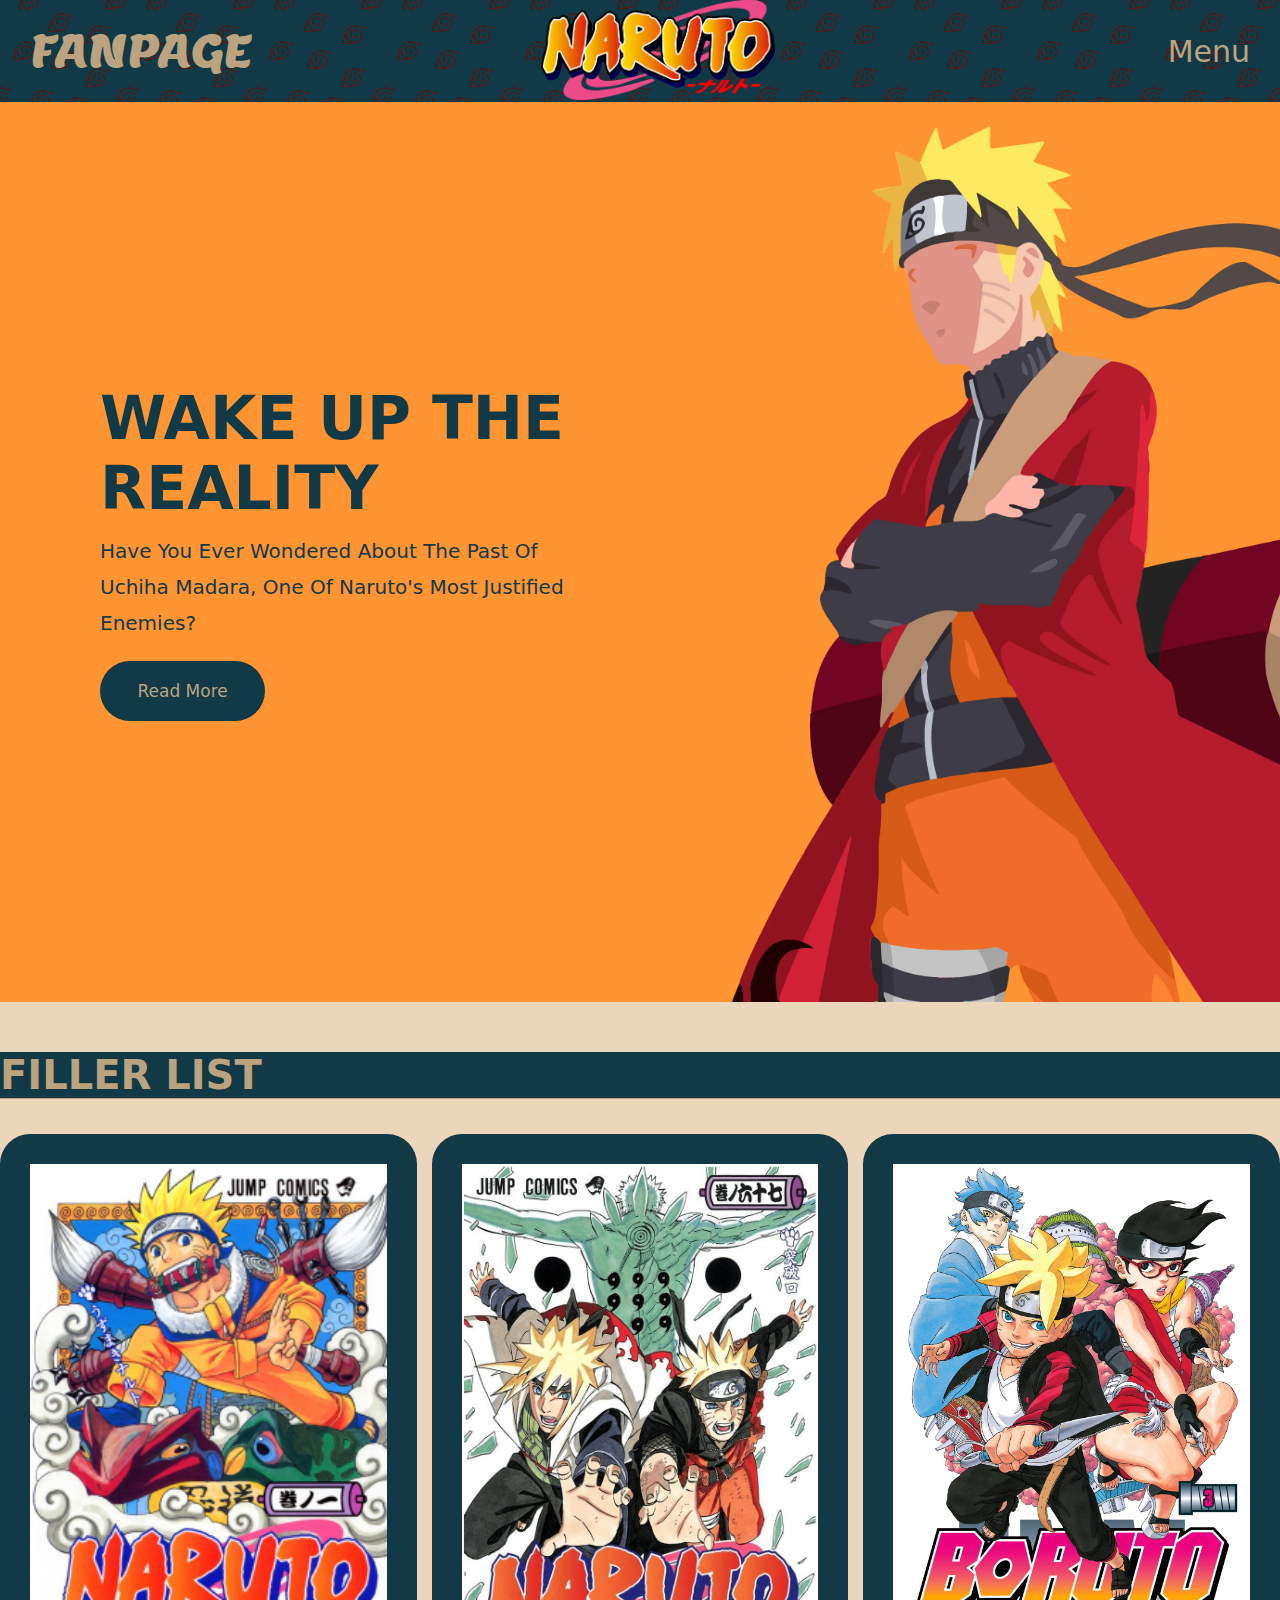
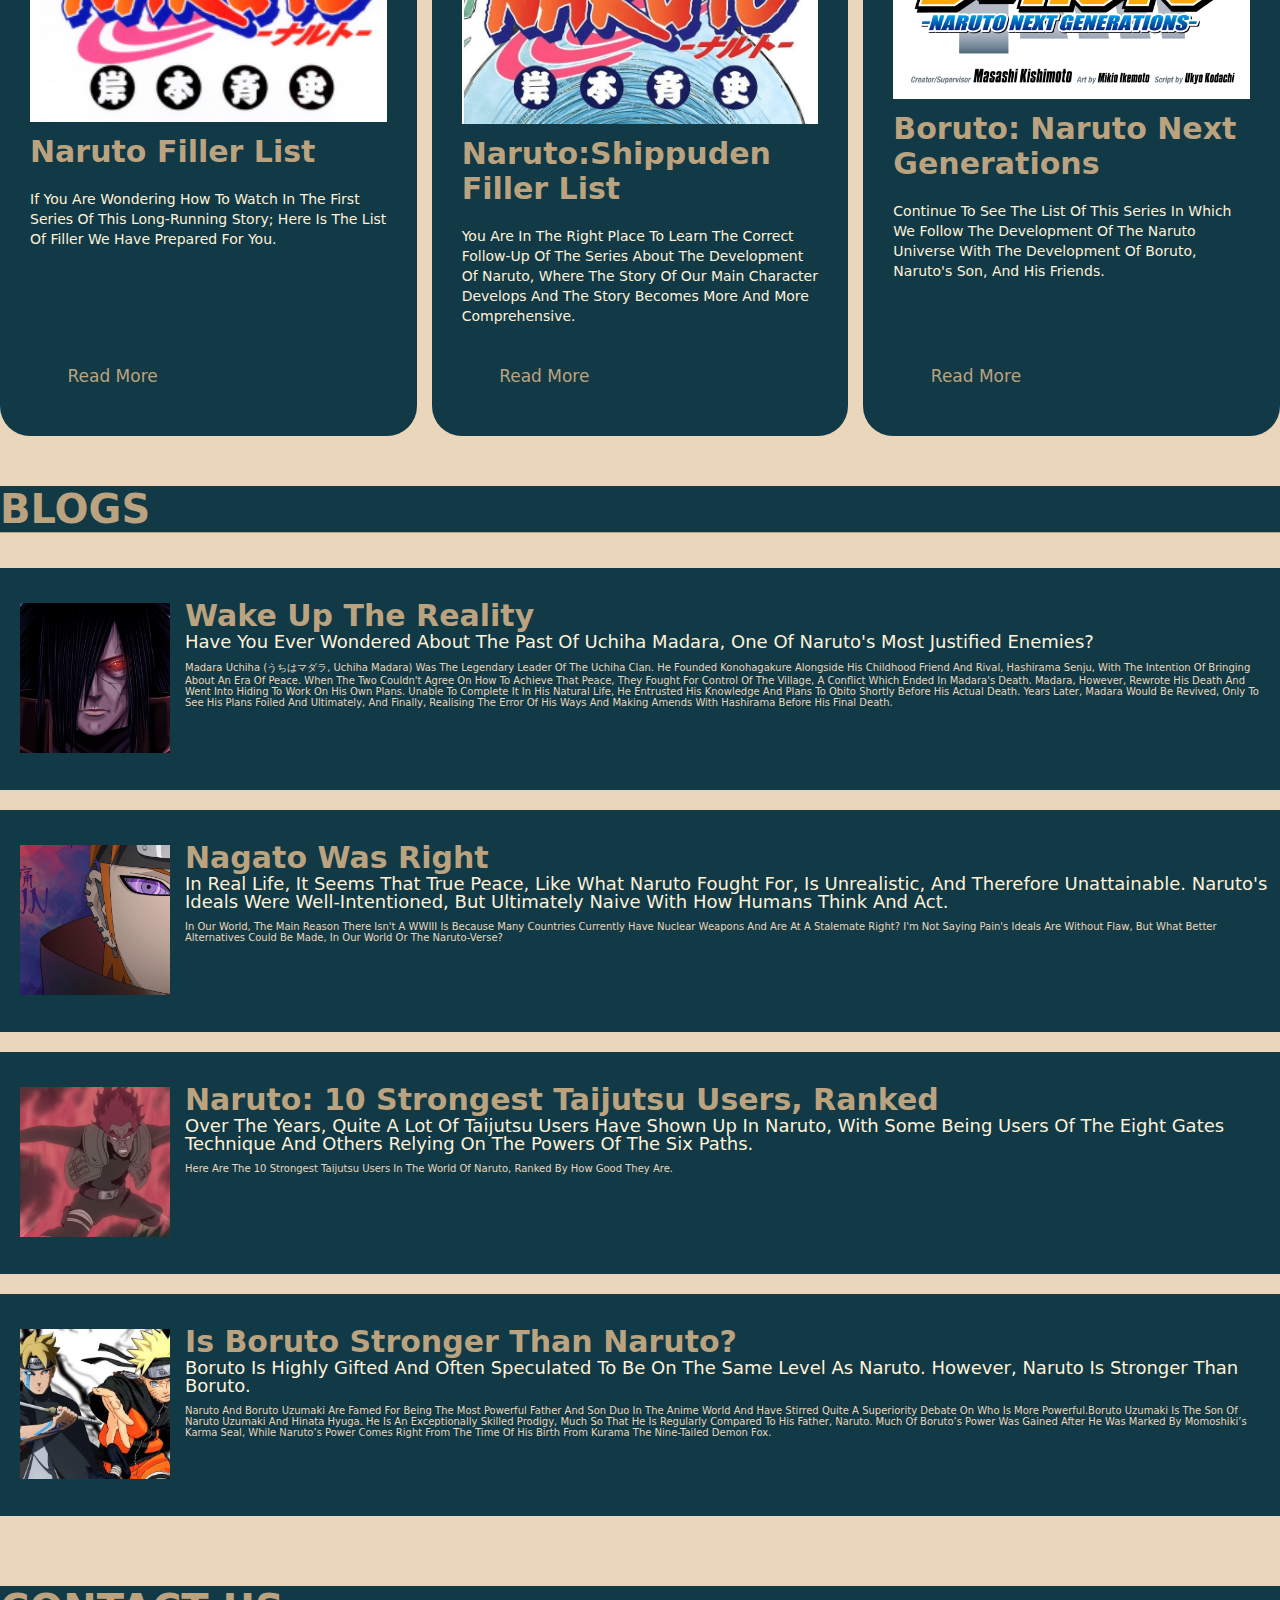
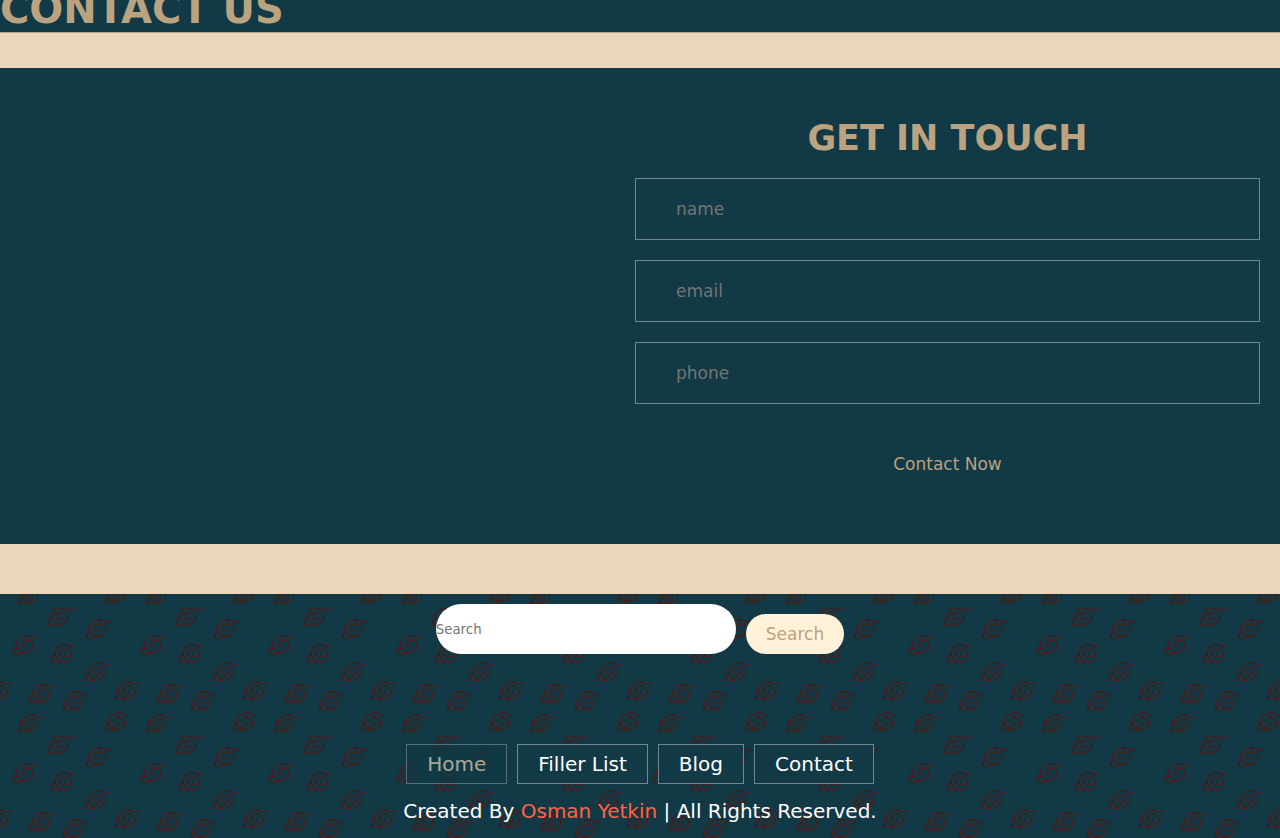
<file: narutofan-website/index.html>
<!DOCTYPE html>
<html lang="en">

<head>
    <meta charset="UTF-8">
    <meta name="viewport" content="width=device-width, initial-scale=1.0">
    <link rel="stylesheet" href="https://cdnjs.cloudflare.com/ajax/libs/font-awesome/6.1.1/css/all.min.css"
        integrity="sha512-KfkfwYDsLkIlwQp6LFnl8zNdLGxu9YAA1QvwINks4PhcElQSvqcyVLLD9aMhXd13uQjoXtEKNosOWaZqXgel0g=="
        crossorigin="anonymous" referrerpolicy="no-referrer" />
    <link rel="stylesheet" href="https://cdnjs.cloudflare.com/ajax/libs/font-awesome/6.1.1/css/all.min.css"
        integrity="sha512-KfkfwYDsLkIlwQp6LFnl8zNdLGxu9YAA1QvwINks4PhcElQSvqcyVLLD9aMhXd13uQjoXtEKNosOWaZqXgel0g=="
        crossorigin="anonymous" referrerpolicy="no-referrer" />
    <title>Naruto-kun^-^</title>
    <link rel="stylesheet" href="../narutofan-website/styles/style.css">

</head>

<body>
    <header class="header">
        <p class="sitename">FanPage</p>
        <a href="../narutofan-website/index.html" class="logo">
            <img src="../narutofan-website/images/logo.png" alt="logo">
        </a>
        <input type="checkbox" id="checkbox">
        <nav class="navbar">
            <a href="index.html">Home</a>
            <a href="../narutofan-website/Pages/filler-list.html">Filler List</a>
            <a href="../narutofan-website/Pages/blog.html">Blog</a>
            <a href="../narutofan-website/Pages/contact.html">Contact</a>
        </nav>
        <label for="checkbox" class="menubtn">
            menu
        </label>

    </header>
    <section class="home">
        <div class="content">
            <h3>WAKE UP THE REALITY</h3>
            <p>Have you ever wondered about the past of Uchiha Madara, one of Naruto's most justified enemies?</p>
            <a href="../narutofan-website/Pages/bl1.html" class="btn" id="change">Read More</a>
        </div>
    </section>
    <section class="filler-list">
        <h1 class="heading">FILLER LIST</h1>
        <div class="box-container">
            <div class="box">
                <div class="box-head">
                    <a href="../narutofan-website/Pages/fl1.html"><img src="../narutofan-website/images/filler1.jpeg" alt="Naruto First"></a>

                    <h3>Naruto Filler List</h3>
                    <p>If you are wondering how to watch in the first series of this long-running story; Here is the
                        list of Filler we have prepared for you.</p>
                </div>
                <div class="box-button">
                    <a href="../narutofan-website/Pages/fl1.html" class="btn">Read More</a>
                </div>
            </div>
            <div class="box">
                <div class="box-head">
                    <a href="../narutofan-website/Pages/fl2.html"><img src="../narutofan-website/images/link2.jpeg" alt="Naruto:Shippuden"></a>

                    <h3>Naruto:Shippuden Filler List</h3>
                    <p>You are in the right place to learn the correct follow-up of the series about the development of
                        Naruto, where the story of our main character develops and the story becomes more and more
                        comprehensive.</p>
                </div>
                <div class="box-button">
                    <a href="../narutofan-website/Pages/fl2.html" class="btn">Read More</a>
                </div>
            </div>
            <div class="box">
                <div class="box-head">
                    <a href="../narutofan-website/Pages/fl3.html"><img src="../narutofan-website/images/filler3.jpeg" alt="Boruto"></a>
                    <h3>Boruto: Naruto Next Generations</h3>
                    <p>Continue to see the list of this series in which we follow the development of the Naruto universe
                        with the development of Boruto, Naruto's son, and his friends.</p>
                </div>
                <div class="box-button">
                    <a href="../narutofan-website/Pages/fl3.html" class="btn">Read More</a>
                </div>
            </div>
        </div>
    </section>
    <section class="blog">
        <h1 class="heading">Blogs</h1>
        <div class="box-container">
            <div class="box">
                <div class="box-left">
                    <a href="../narutofan-website/Pages/bl1.html"><img src="../narutofan-website/images/blog1.jpeg" alt=""></a>
                </div>
                <div class="box-right">
                    <a href="../narutofan-website/Pages/bl1.html">
                        <h3>Wake Up The Reality</h3>
                        <p>Have you ever wondered about the past of Uchiha Madara, one of Naruto's most justified
                            enemies?
                        </p>
                        <span>Madara Uchiha (うちはマダラ, Uchiha Madara) was the legendary leader of the Uchiha Clan. He
                            founded Konohagakure alongside his childhood friend and rival, Hashirama Senju, with the
                            intention of bringing about an era of peace. When the two couldn't agree on how to achieve
                            that peace, they fought for control of the village, a conflict which ended in Madara's
                            death. Madara, however, rewrote his death and went into hiding to work on his own plans.
                            Unable to complete it in his natural life, he entrusted his knowledge and plans to Obito
                            shortly before his actual death. Years later, Madara would be revived, only to see his plans
                            foiled and ultimately, and finally, realising the error of his ways and making amends with
                            Hashirama before his final death.</span>
                    </a>
                </div>
            </div>
            <div class="box">
                <div class="box-left">
                    <a href="../narutofan-website/Pages/bl2.html"><img src="../narutofan-website/images/blog2.jpeg" alt=""></a>
                </div>
                <div class="box-right">
                    <a href="../narutofan-website/Pages/bl2.html">
                        <h3>Nagato Was Right</h3>
                        <p>In real life, it seems that true peace, like what Naruto fought for, is unrealistic, and
                            therefore unattainable. Naruto's ideals were well-intentioned, but ultimately naive with how
                            humans think and act.
                        </p>
                        <span>In our world, the main reason there isn't a WWIII is because many countries currently have
                            nuclear weapons and are at a stalemate right? I'm not saying Pain's ideals are without flaw,
                            but what better alternatives could be made, in our world or the Naruto-verse?</span>
                    </a>
                </div>
            </div>
            <div class="box">
                <div class="box-left">
                    <a href="../narutofan-website/Pages/bl3.html"><img src="../narutofan-website/images/blog3.avif" alt=""></a>
                </div>
                <div class="box-right">
                    <a href="../narutofan-website/Pages/bl3.html">
                        <h3>Naruto: 10 Strongest Taijutsu Users, Ranked</h3>
                        <p>Over the years, quite a lot of Taijutsu users have shown up in Naruto, with some being users
                            of the Eight Gates technique and others relying on the powers of the Six Paths.
                        </p>
                        <span>Here are the 10 strongest Taijutsu users in the world of Naruto, ranked by how good they
                            are.</span>
                    </a>
                </div>
            </div>

            <div class="box">
                <div class="box-left">
                    <a href="../narutofan-website/Pages/bl4.html"><img src="../narutofan-website/images/blog4.png" alt=""></a>
                </div>
                <div class="box-right">
                    <a href="../narutofan-website/Pages/bl4.html">
                        <h3>Is Boruto Stronger Than Naruto?
                        </h3>
                        <p>Boruto is highly gifted and often speculated to be on the same level as Naruto. However, Naruto is stronger than Boruto. 
                        </p>
                        <span>Naruto and Boruto Uzumaki are famed for being the most powerful father and son duo in the Anime world and have stirred quite a superiority debate on who is more powerful.Boruto Uzumaki is the son of Naruto Uzumaki and Hinata Hyuga. He is an exceptionally skilled prodigy, much so that he is regularly compared to his father, Naruto. Much of Boruto’s power was gained after he was marked by Momoshiki’s Karma seal, while Naruto’s power comes right from the time of his birth from Kurama the Nine-Tailed Demon Fox.</span>
                    </a>
                </div>
            </div>
        </div>
    </section>
    <section class="contact">
        <h1 class="heading">Contact Us</h1>
        <div class="row">
            <iframe class="map"
                src="https://www.google.com/maps/embed?pb=!1m18!1m12!1m3!1d24066.38189871996!2d28.988858000000004!3d41.06248405!2m3!1f0!2f0!3f0!3m2!1i1024!2i768!4f13.1!3m3!1m2!1s0x14cab685c86f5979%3A0x2519479e0fb398da!2zxZ5pxZ9saS_EsHN0YW5idWw!5e0!3m2!1str!2str!4v1705567204957!5m2!1str!2str"
                loading="lazy" referrerpolicy="no-referrer-when-downgrade"></iframe>
            <form>
                <h3>get in touch</h3>
                <div class="input-box">
                    <i class="fa-solid fa-circle-user"></i>
                    <input type="text" placeholder="name">
                </div>
                <div class="input-box">
                    <i class="fa-solid fa-envelope"></i>
                    <input type="email" placeholder="email">
                </div>
                <div class="input-box">
                    <i class="fa-solid fa-phone"></i>
                    <input type="number" placeholder="phone">
                </div>
                <input type="submit" class="btn" value="Contact Now">
            </form>
        </div>
    </section>
    <section class="footer">
        <div class="search">
            <input type="text" class="search-input" placeholder="search">
            <button class="btn btn-primary">
                search
            </button>
        </div>
        <div class="share">
            <a href="#" class="fab fa-facebook"></a>
            <a href="#" class="fab fa-twitter"></a>
            <a href="#" class="fab fa-instagram"></a>
            <a href="#" class="fab fa-linkedin"></a>
            <a href="#" class="fab fa-pinterest"></a>
        </div>
        <div class="links">
            <a href="index.html" class="active">Home</a>
            <a href="../narutofan-website/Pages/filler-list.html">Filler List</a>
            <a href="../narutofan-website/Pages/blog.html">Blog</a>
            <a href="../narutofan-website/Pages/contact.html">Contact</a>
        </div>
        <div class="credit">
            Created By <span>Osman Yetkin</span> | All Rights Reserved.
        </div>
    </section>
</body>

</html>
</file>
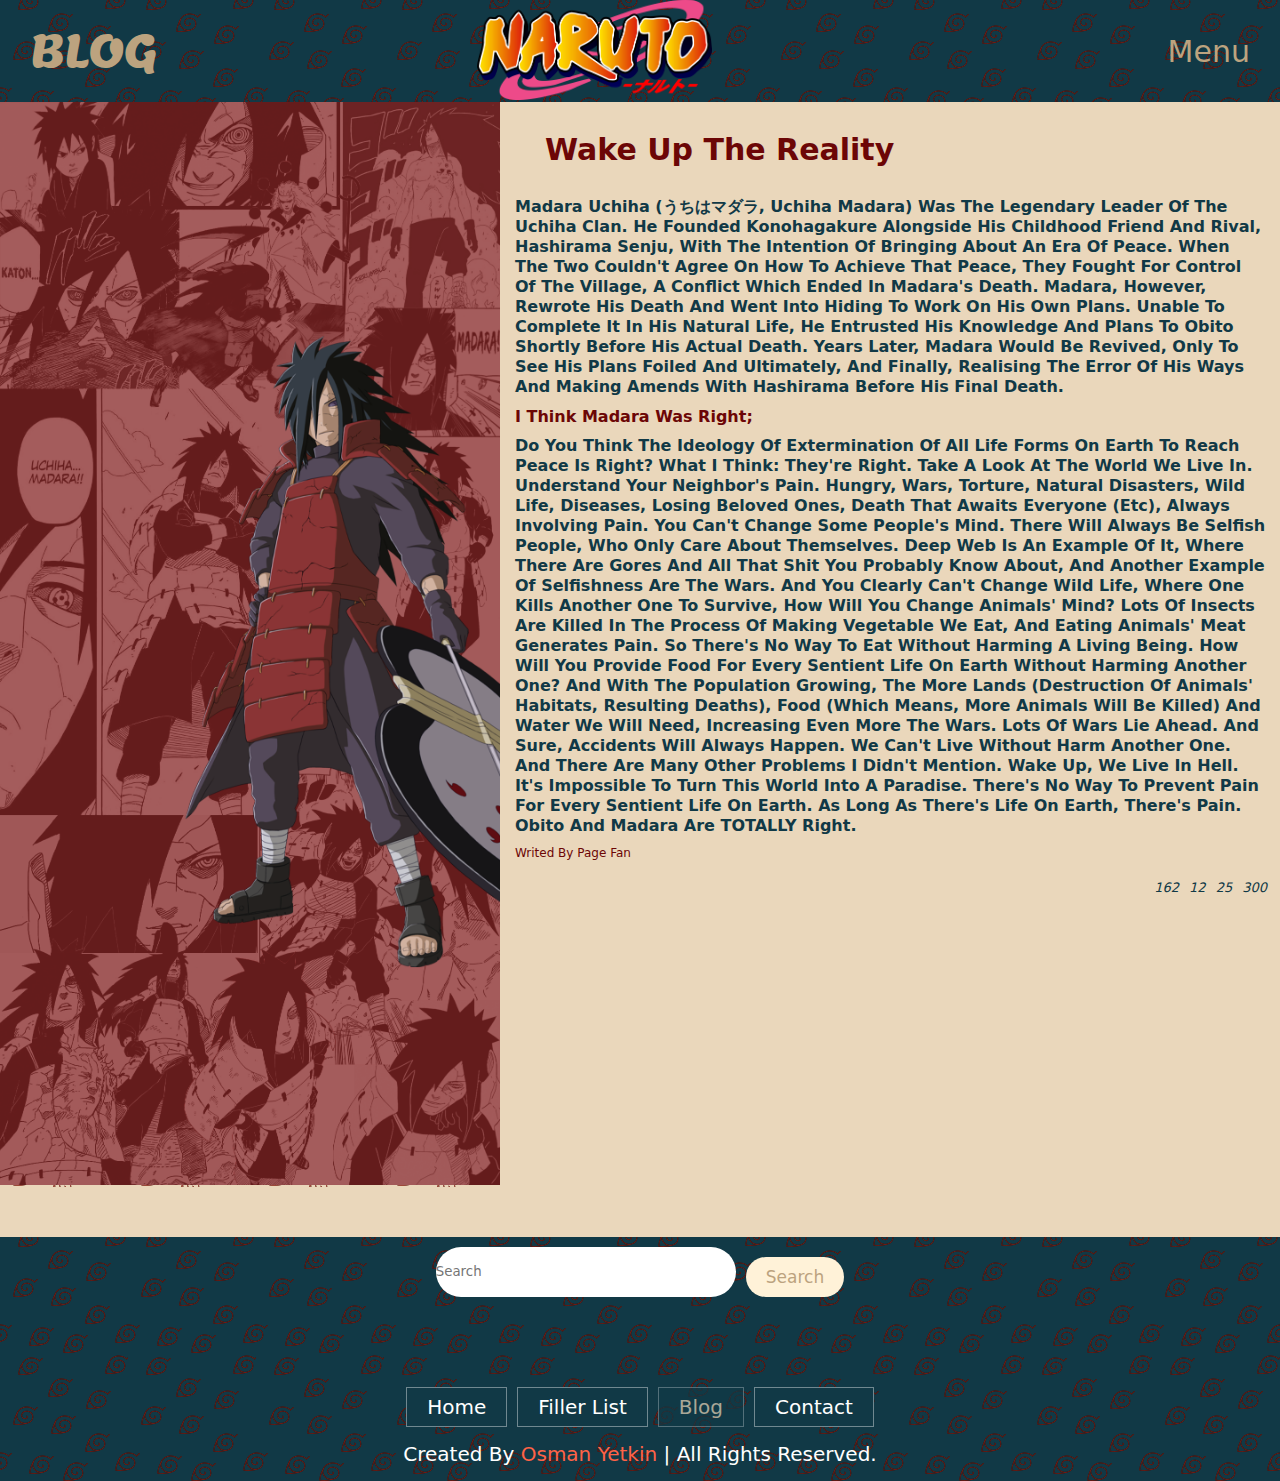
<file: narutofan-website/Pages/bl1.html>
<!DOCTYPE html>
<html lang="en">

<head>
    <meta charset="UTF-8">
    <meta name="viewport" content="width=device-width, initial-scale=1.0">
    <link rel="stylesheet" href="https://cdnjs.cloudflare.com/ajax/libs/font-awesome/6.1.1/css/all.min.css"
        integrity="sha512-KfkfwYDsLkIlwQp6LFnl8zNdLGxu9YAA1QvwINks4PhcElQSvqcyVLLD9aMhXd13uQjoXtEKNosOWaZqXgel0g=="
        crossorigin="anonymous" referrerpolicy="no-referrer" />
    <title>Blog</title>
    <link rel="stylesheet" href="../styles/style.css">
</head>

<body>
    <header class="header">
        <p class="sitename">Blog</p>
        <a href="../index.html" class="logo">
            <img src="../images/logo.png" alt="logo">
        </a>
        <input type="checkbox" id="checkbox">
        <nav class="navbar">
            <a href="../index.html">Home</a>
            <a href="filler-list.html">Filler List</a>
            <a href="blog.html">Blog</a>
            <a href="contact.html">Contact</a>
        </nav>
        <label for="checkbox" class="menubtn">
            menu
        </label>

    </header>
    <section class="Bls">
        <div class="box-container">
            <div class="box-left">
                <a href=""><img src="../images/bl1.png" alt=""></a>
            </div>
            <div class="box-right">
                <h1>Wake Up The Reality</h1>
                <div class="contents">
                    <p class="v1">Madara Uchiha (うちはマダラ, Uchiha Madara) was the legendary leader of the Uchiha Clan. He
                        founded Konohagakure alongside his childhood friend and rival, Hashirama Senju, with the
                        intention of bringing about an era of peace. When the two couldn't agree on how to achieve that
                        peace, they fought for control of the village, a conflict which ended in Madara's death. Madara,
                        however, rewrote his death and went into hiding to work on his own plans. Unable to complete it
                        in his natural life, he entrusted his knowledge and plans to Obito shortly before his actual
                        death. Years later, Madara would be revived, only to see his plans foiled and ultimately, and
                        finally, realising the error of his ways and making amends with Hashirama before his final
                        death.</p>
                    <h5>I Think Madara Was Right;</h5>
                    <p class="v2">
                        Do you think the ideology of extermination of all life forms on Earth to reach peace is right?

                        What i think: They're right. Take a look at the world we live in. Understand your neighbor's
                        pain. Hungry, wars, torture, natural disasters, wild life, diseases, losing beloved ones, death
                        that awaits everyone (etc), always involving pain. You can't change some people's mind. There
                        will always be selfish people, who only care about themselves. Deep web is an example of it,
                        where there are gores and all that shit you probably know about, and another example of
                        selfishness are the wars. And you clearly can't change wild life, where one kills another one to
                        survive, how will you change animals' mind? Lots of insects are killed in the process of making
                        vegetable we eat, and eating animals' meat generates pain. So there's no way to eat without
                        harming a living being. How will you provide food for every sentient life on Earth without
                        harming another one? And with the population growing, the more lands (destruction of animals'
                        habitats, resulting deaths), food (which means, more animals will be killed) and water we will
                        need, increasing even more the wars. Lots of wars lie ahead. And sure, accidents will always
                        happen. We can't live without harm another one. And there are many other problems I didn't
                        mention. Wake up, we live in hell. It's impossible to turn this world into a paradise. There's
                        no way to prevent pain for every sentient life on Earth. As long as there's life on Earth,
                        there's pain. Obito and Madara are TOTALLY right.
                        <hr>
                        <Span>Writed By Page Fan</Span>
                    </p>
                    <div class="reaction-buttons">
                        <a href="#"><i class="fa-solid fa-thumbs-up">162</i></a>
                        <a href="#"><i class="fa-solid fa-thumbs-down">12</i></a>
                        <a href="#"><i class="fa-solid fa-share">25</i></a>
                        <a href="#"><i class="fa-solid fa-eye">300</i></a>

                    </div>
                </div>
            </div>
        </div>
    </section>
    <section class="footer">
        <div class="search">
            <input type="text" class="search-input" placeholder="search">
            <button class="btn btn-primary">
                search
            </button>
        </div>
        <div class="share">
            <a href="#" class="fab fa-facebook"></a>
            <a href="#" class="fab fa-twitter"></a>
            <a href="#" class="fab fa-instagram"></a>
            <a href="#" class="fab fa-linkedin"></a>
            <a href="#" class="fab fa-pinterest"></a>
        </div>
        <div class="links">
            <a href="../index.html" >Home</a>
            <a href="../Pages/filler-list.html">Filler List</a>
            <a href="../Pages/blog.html" class="active">Blog</a>
            <a href="../Pages/contact.html">Contact</a>
        </div>
        <div class="credit">
            Created By <span>Osman Yetkin</span> | All Rights Reserved.
        </div>
    </section>
</body>
</file>
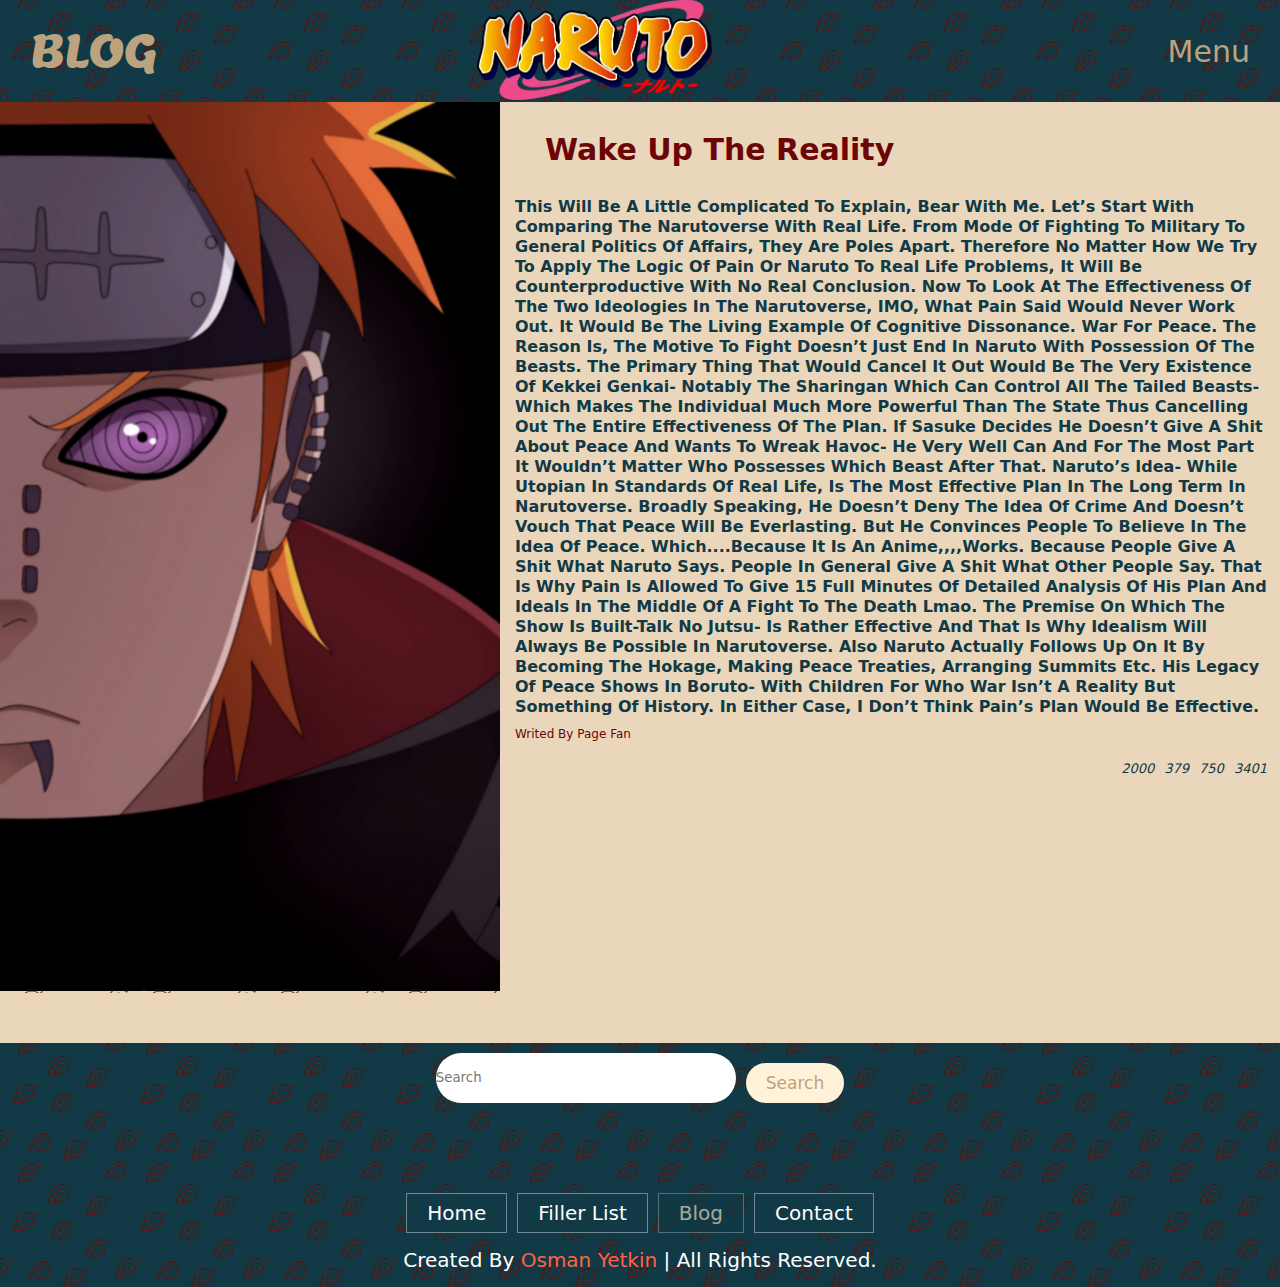
<file: narutofan-website/Pages/bl2.html>
<!DOCTYPE html>
<html lang="en">

<head>
    <meta charset="UTF-8">
    <meta name="viewport" content="width=device-width, initial-scale=1.0">
    <link rel="stylesheet" href="https://cdnjs.cloudflare.com/ajax/libs/font-awesome/6.1.1/css/all.min.css"
        integrity="sha512-KfkfwYDsLkIlwQp6LFnl8zNdLGxu9YAA1QvwINks4PhcElQSvqcyVLLD9aMhXd13uQjoXtEKNosOWaZqXgel0g=="
        crossorigin="anonymous" referrerpolicy="no-referrer" />
    <title>Blog</title>
    <link rel="stylesheet" href="../styles/style.css">
</head>

<body>
    <header class="header">
        <p class="sitename">Blog</p>
        <a href="../index.html" class="logo">
            <img src="../images/logo.png" alt="logo">
        </a>
        <input type="checkbox" id="checkbox">
        <nav class="navbar">
            <a href="../index.html">Home</a>
            <a href="filler-list.html">Filler List</a>
            <a href="blog.html">Blog</a>
            <a href="contact.html">Contact</a>
        </nav>
        <label for="checkbox" class="menubtn">
            menu
        </label>

    </header>
    <section class="Bls">
        <div class="box-container">
            <div class="box-left">
                <a href=""><img src="../images/bl2.jpeg" alt=""></a>
            </div>
            <div class="box-right">
                <h1>Wake Up The Reality</h1>
                <div class="contents">
                   
                    <p class="v2">
                        This will be a little complicated to explain, bear with me.

                        Let’s start with comparing the Narutoverse with real life. From mode of fighting to military to
                        general politics of affairs, they are poles apart. Therefore no matter how we try to apply the
                        logic of pain or naruto to real life problems, it will be counterproductive with no real
                        conclusion.

                        Now to look at the effectiveness of the two ideologies in the Narutoverse, IMO, what Pain said
                        would never work out. It would be the living example of cognitive dissonance. War for peace. The
                        reason is, the motive to fight doesn’t just end in Naruto with possession of the beasts. The
                        primary thing that would cancel it out would be the very existence of kekkei genkai- notably the
                        Sharingan which can control all the tailed beasts- which makes the individual much more powerful
                        than the State thus cancelling out the entire effectiveness of the plan. If Sasuke decides he
                        doesn’t give a shit about peace and wants to wreak havoc- he very well can and for the most part
                        it wouldn’t matter who possesses which beast after that.

                        Naruto’s idea- while utopian in standards of real life, is the most effective plan in the long
                        term in Narutoverse. Broadly speaking, he doesn’t deny the idea of crime and doesn’t vouch that
                        peace will be everlasting. But he convinces people to believe in the idea of peace.
                        Which....because it is an anime,,,,works. Because people give a shit what Naruto says. People in
                        general give a shit what other people say. That is why pain is allowed to give 15 full minutes
                        of detailed analysis of his plan and ideals in the middle of a fight to the death lmao. The
                        premise on which the show is built-Talk no jutsu- is rather effective and that is why idealism
                        will always be possible in Narutoverse. Also Naruto actually follows up on it by becoming the
                        hokage, making peace treaties, arranging summits etc. his legacy of peace shows in Boruto- with
                        children for who war isn’t a reality but something of history. In either case, I don’t think
                        Pain’s plan would be effective.
                        <hr>
                        <Span>Writed By Page Fan</Span>
                    </p>
                    <div class="reaction-buttons">
                        <a href="#"><i class="fa-solid fa-thumbs-up">2000</i></a>
                        <a href="#"><i class="fa-solid fa-thumbs-down">379</i></a>
                        <a href="#"><i class="fa-solid fa-share">750</i></a>
                        <a href="#"><i class="fa-solid fa-eye">3401</i></a>

                    </div>
                </div>
            </div>
        </div>
    </section>
    <section class="footer">
        <div class="search">
            <input type="text" class="search-input" placeholder="search">
            <button class="btn btn-primary">
                search
            </button>
        </div>
        <div class="share">
            <a href="#" class="fab fa-facebook"></a>
            <a href="#" class="fab fa-twitter"></a>
            <a href="#" class="fab fa-instagram"></a>
            <a href="#" class="fab fa-linkedin"></a>
            <a href="#" class="fab fa-pinterest"></a>
        </div>
        <div class="links">
            <a href="../index.html">Home</a>
            <a href="../Pages/filler-list.html">Filler List</a>
            <a href="../Pages/blog.html" class="active">Blog</a>
            <a href="../Pages/contact.html">Contact</a>
        </div>
        <div class="credit">
            Created By <span>Osman Yetkin</span> | All Rights Reserved.
        </div>
    </section>
</body>
</file>
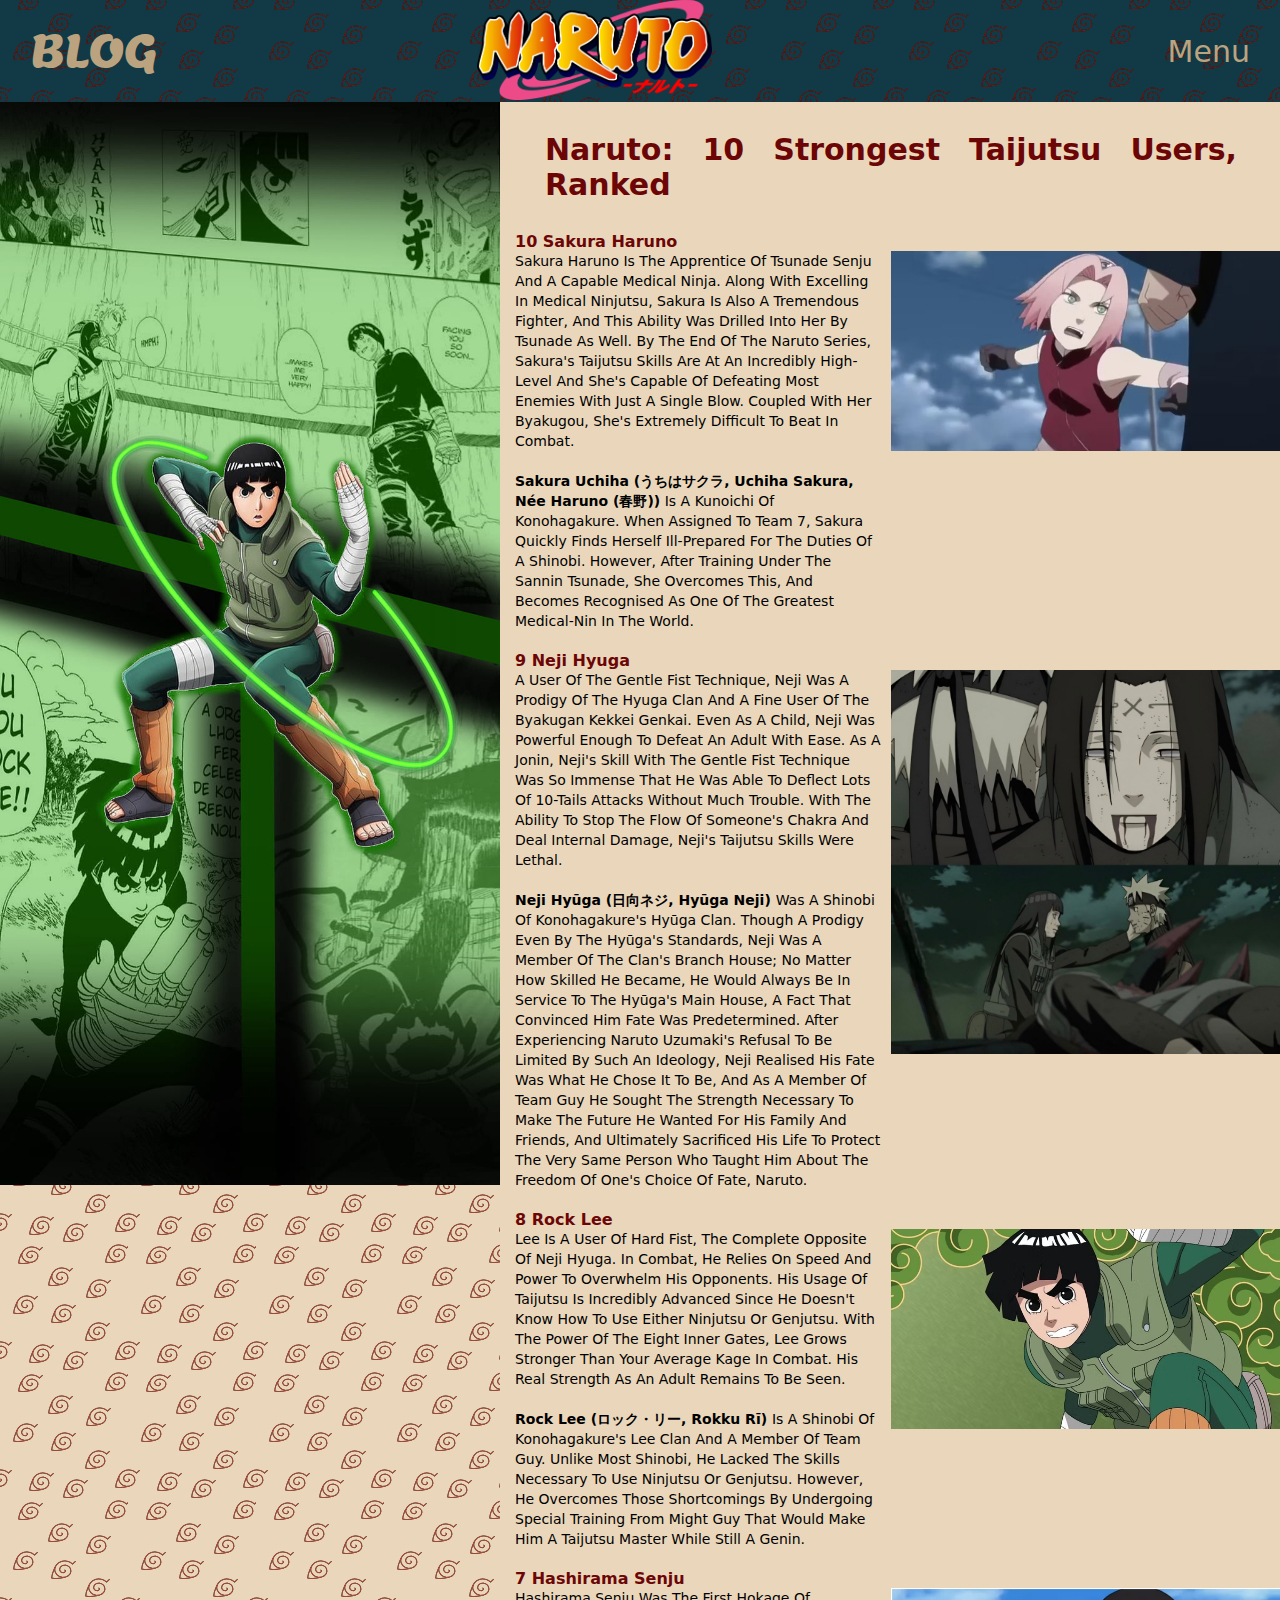
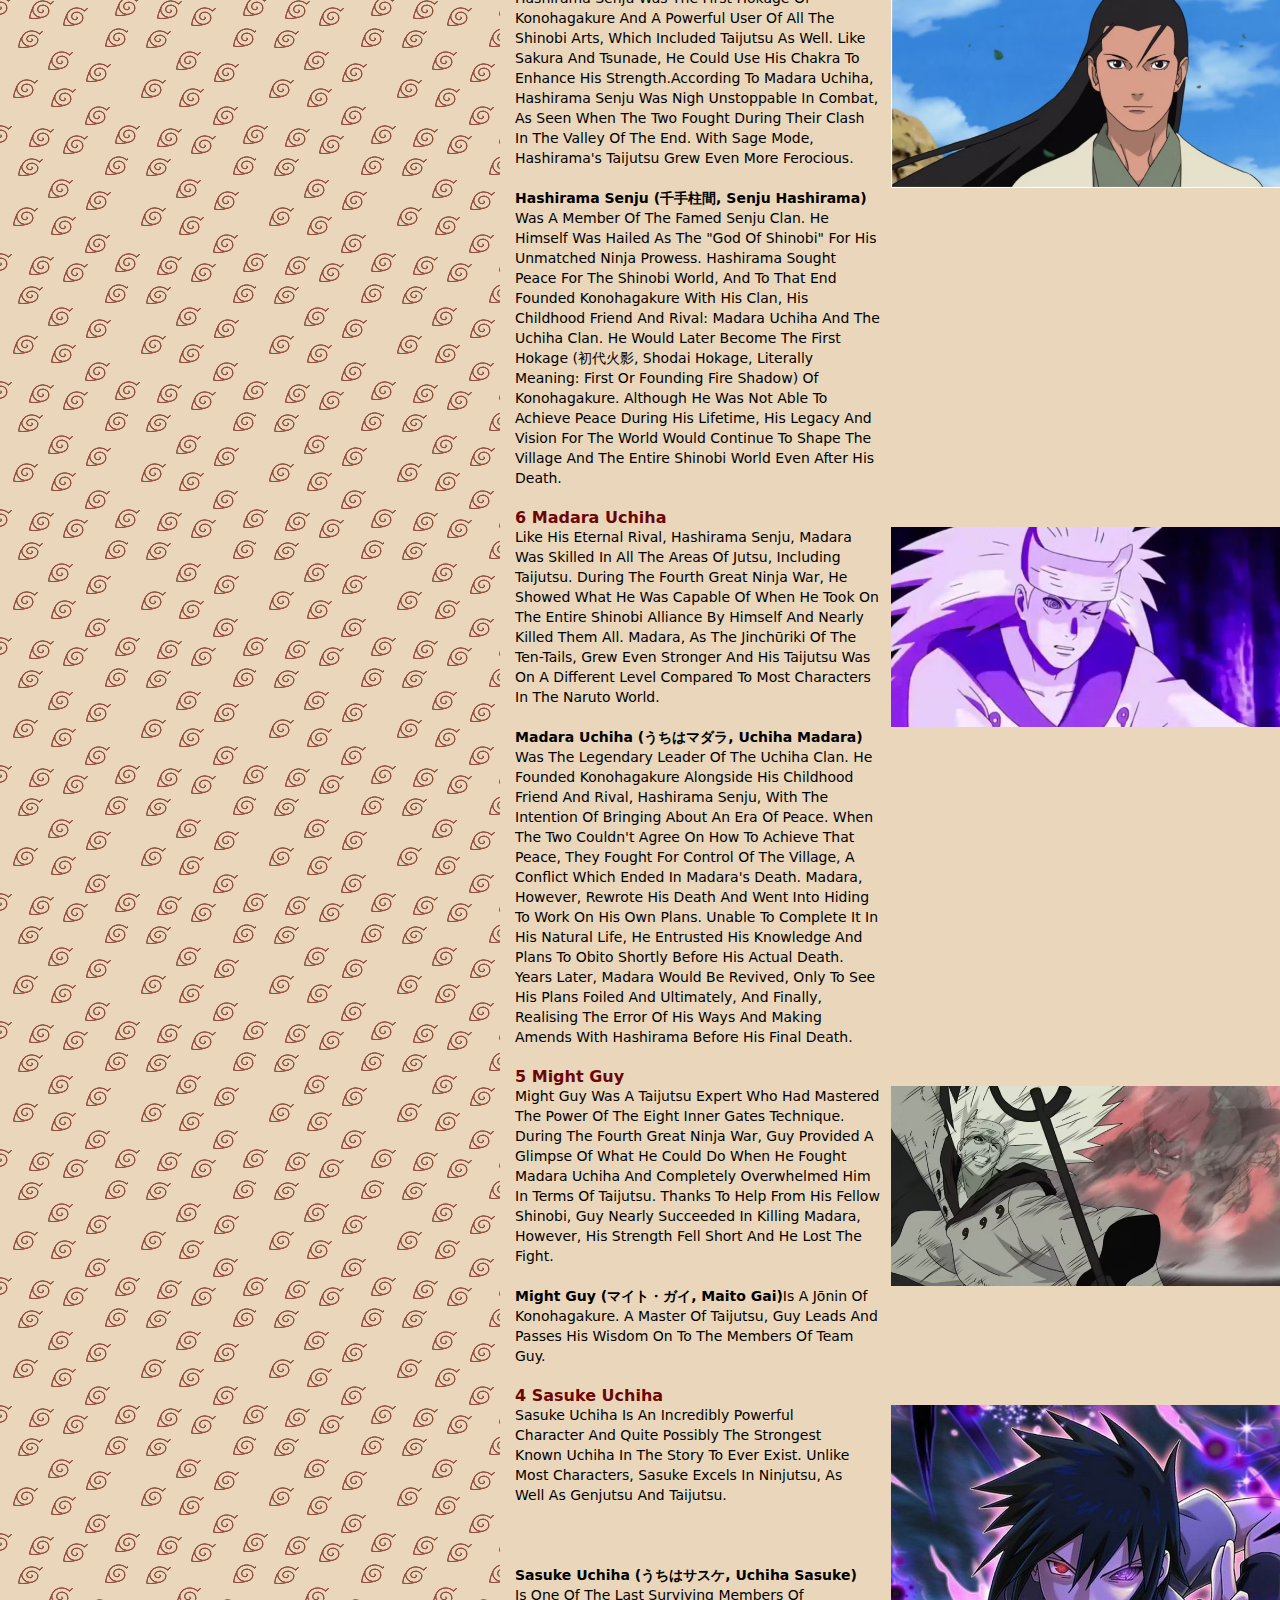
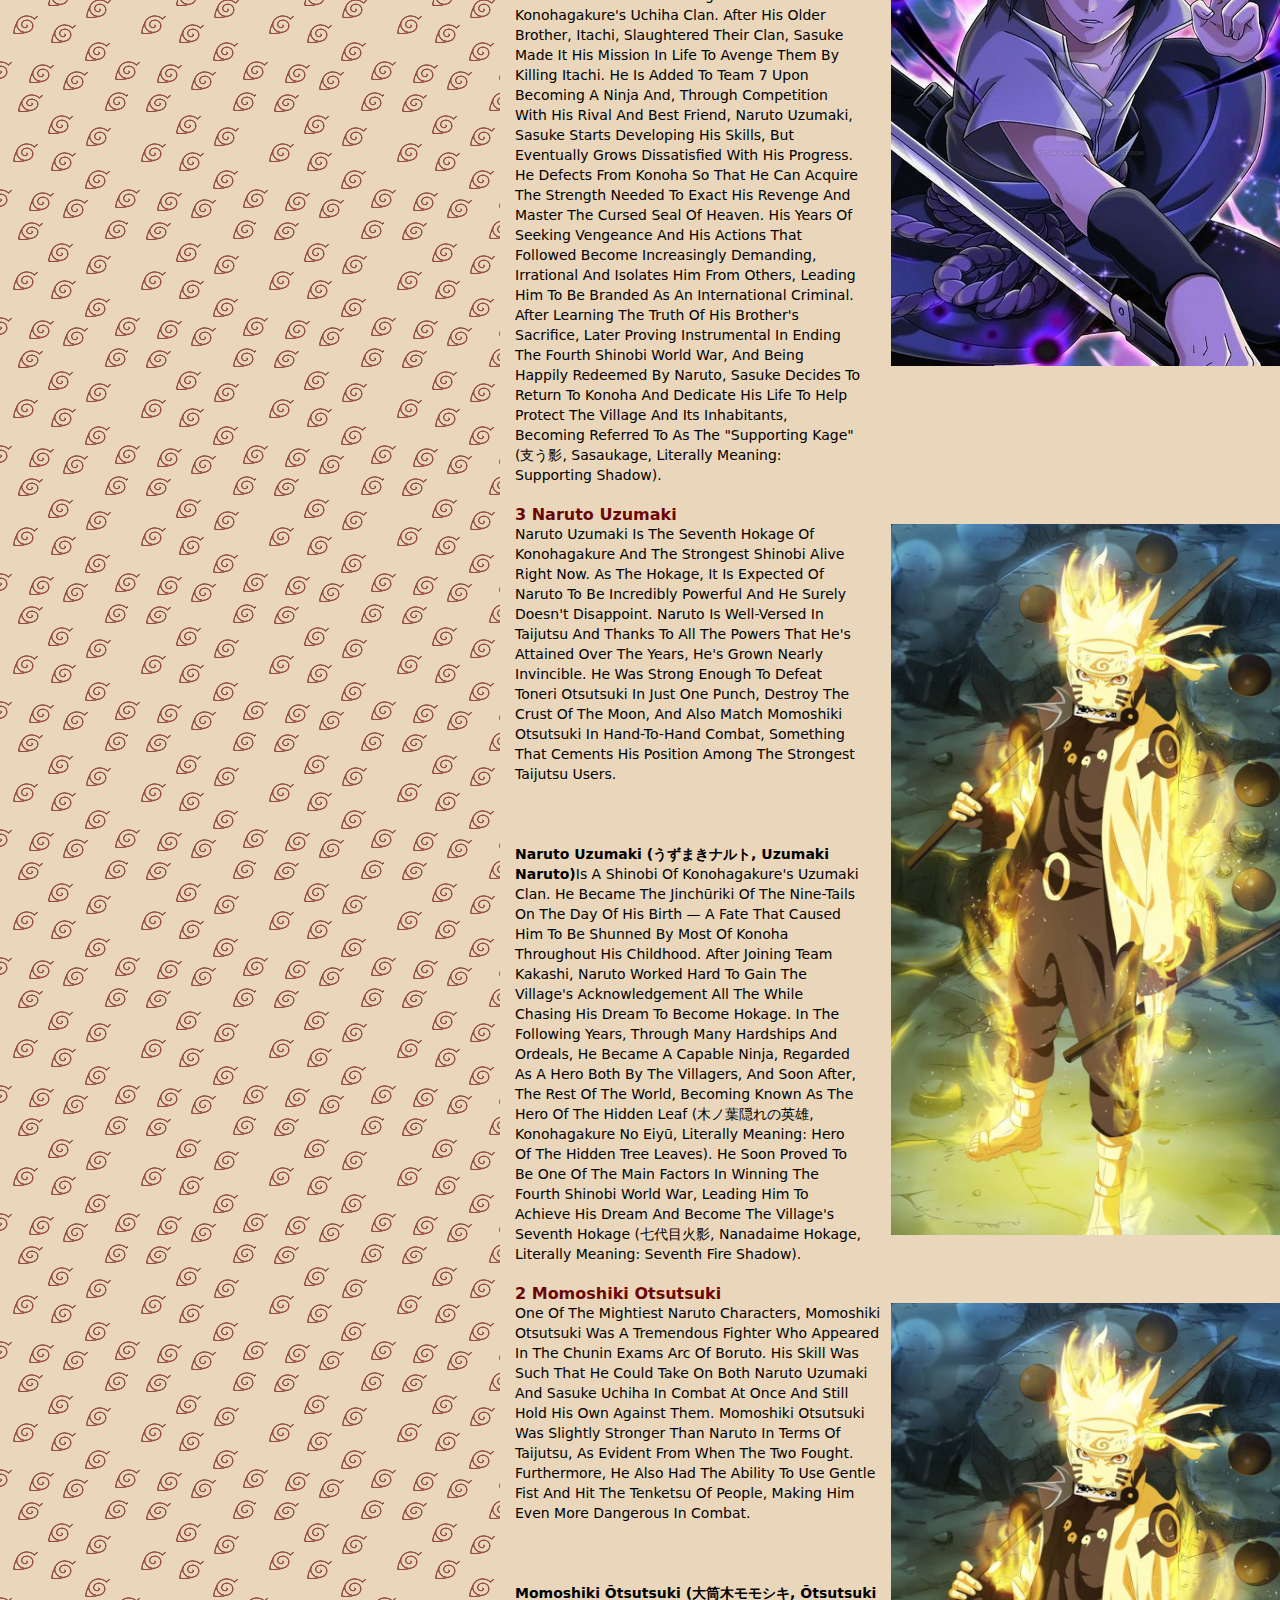
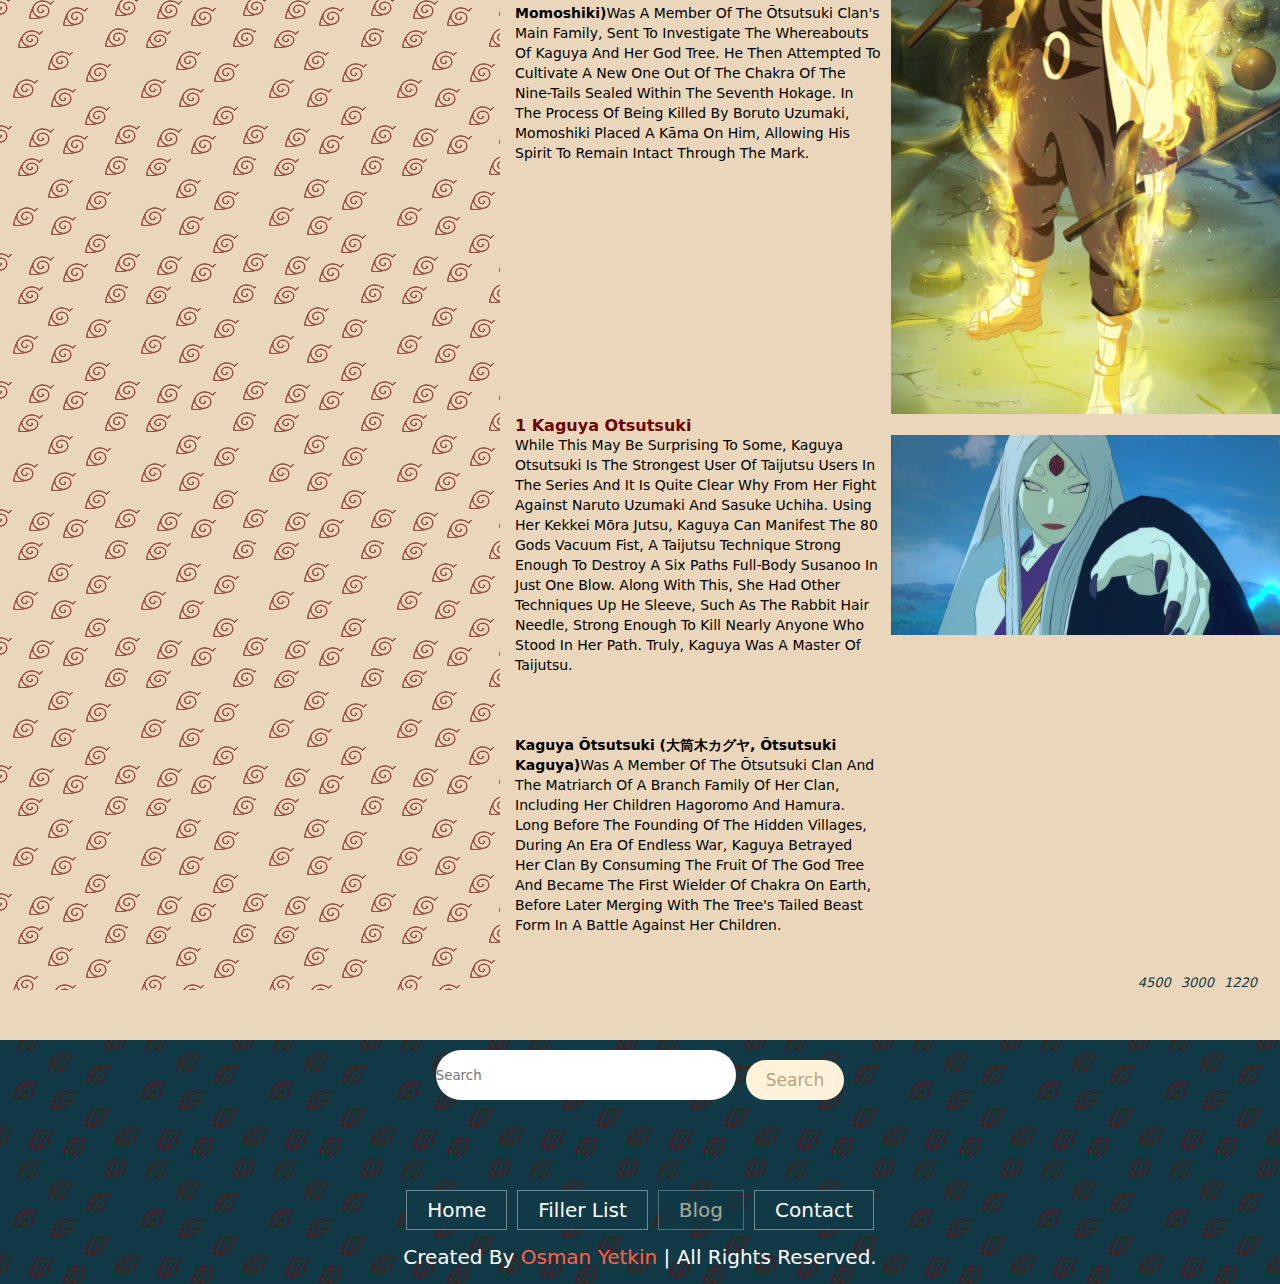
<file: narutofan-website/Pages/bl3.html>
<!DOCTYPE html>
<html lang="en">

<head>
    <meta charset="UTF-8">
    <meta name="viewport" content="width=device-width, initial-scale=1.0">
    <link rel="stylesheet" href="https://cdnjs.cloudflare.com/ajax/libs/font-awesome/6.1.1/css/all.min.css"
        integrity="sha512-KfkfwYDsLkIlwQp6LFnl8zNdLGxu9YAA1QvwINks4PhcElQSvqcyVLLD9aMhXd13uQjoXtEKNosOWaZqXgel0g=="
        crossorigin="anonymous" referrerpolicy="no-referrer" />
    <title>Blog</title>
    <link rel="stylesheet" href="../styles/style.css">
</head>

<body>
    <header class="header">
        <p class="sitename">Blog</p>
        <a href="../index.html" class="logo">
            <img src="../images/logo.png" alt="logo">
        </a>
        <input type="checkbox" id="checkbox">
        <nav class="navbar">
            <a href="../index.html">Home</a>
            <a href="filler-list.html">Filler List</a>
            <a href="blog.html">Blog</a>
            <a href="contact.html">Contact</a>
        </nav>
        <label for="checkbox" class="menubtn">
            menu
        </label>

    </header>
    <section class="Bls">
        <div class="box-container">
            <div class="box-left">
                <a href=""><img src="../images/bl3.jpeg" alt=""></a>
            </div>
            <div class="box-right">
                <h1>Naruto: 10 Strongest Taijutsu Users, Ranked</h1>
                <div class="contents">
                    <h5>10 Sakura Haruno
                    </h5>
                    <div class="ranked-list">
                        <p class="ranked">
                            Sakura Haruno is the apprentice of Tsunade Senju and a capable medical ninja. Along with
                            excelling in medical ninjutsu, Sakura is also a tremendous fighter, and this ability was
                            drilled into her by Tsunade as well.

                            By the end of the Naruto series, Sakura's Taijutsu skills are at an incredibly high-level
                            and she's capable of defeating most enemies with just a single blow. Coupled with her
                            Byakugou, she's extremely difficult to beat in combat. <br><br>
                            <b>Sakura Uchiha (うちはサクラ, Uchiha
                                Sakura, née Haruno (春野))</b> is a kunoichi of Konohagakure. When assigned to Team 7,
                            Sakura
                            quickly finds herself ill-prepared for the duties of a shinobi. However, after training
                            under the Sannin Tsunade, she overcomes this, and becomes recognised as one of the greatest
                            medical-nin in the world.
                        </p>
                        <a href="#"><img src="../images/r10.avif" alt="Sakura"></a>

                    </div>
                    <h5>9 Neji Hyuga</h5>
                    <div class="ranked-list">
                        <p class="ranked">
                            A user of the Gentle Fist technique, Neji was a prodigy of the Hyuga clan and a fine user of
                            the Byakugan Kekkei Genkai. Even as a child, Neji was powerful enough to defeat an adult
                            with ease.

                            As a Jonin, Neji's skill with the Gentle Fist technique was so immense that he was able to
                            deflect lots of 10-Tails attacks without much trouble. With the ability to stop the flow of
                            someone's chakra and deal internal damage, Neji's Taijutsu skills were lethal. <br><br>
                            <b>Neji Hyūga (日向ネジ, Hyūga Neji) </b> was a shinobi of Konohagakure's Hyūga clan. Though a
                            prodigy even by the Hyūga's standards, Neji was a member of the clan's branch house; no
                            matter how skilled he became, he would always be in service to the Hyūga's main house, a
                            fact that convinced him fate was predetermined. After experiencing Naruto Uzumaki's refusal
                            to be limited by such an ideology, Neji realised his fate was what he chose it to be, and as
                            a member of Team Guy he sought the strength necessary to make the future he wanted for his
                            family and friends, and ultimately sacrificed his life to protect the very same person who
                            taught him about the freedom of one's choice of fate, Naruto.
                        </p>
                        <a href="#"><img src="../images/r9.jpeg" alt="Neji"></a>

                    </div>
                    <h5>8 Rock Lee</h5>
                    <div class="ranked-list">
                        <p class="ranked">
                            Lee is a user of Hard Fist, the complete opposite of Neji Hyuga. In combat, he relies on
                            speed and power to overwhelm his opponents. His usage of Taijutsu is incredibly advanced
                            since he doesn't know how to use either Ninjutsu or Genjutsu.

                            With the power of the Eight Inner Gates, Lee grows stronger than your average Kage in
                            combat. His real strength as an adult remains to be seen. <br><br>
                            <b>Rock Lee (ロック・リー, Rokku Rī) </b> is a shinobi of Konohagakure's Lee clan and a member of
                            Team Guy. Unlike most shinobi, he lacked the skills necessary to use ninjutsu or genjutsu.
                            However, he overcomes those shortcomings by undergoing special training from Might Guy that
                            would make him a taijutsu master while still a genin.
                        </p>
                        <a href="#"><img src="../images/r8.avif" alt="Neji"></a>

                    </div>
                    <h5>7 Hashirama Senju</h5>
                    <div class="ranked-list">
                        <p class="ranked">
                            Hashirama Senju was the First Hokage of Konohagakure and a powerful user of all the shinobi
                            arts, which included Taijutsu as well. Like Sakura and Tsunade, he could use his chakra to
                            enhance his strength.According to Madara Uchiha, Hashirama Senju was nigh unstoppable in
                            combat, as seen when the two fought during their clash in the Valley of the End. With Sage
                            Mode, Hashirama's Taijutsu grew even more ferocious.

                            <br><br>
                            <b>Hashirama Senju (千手柱間, Senju Hashirama)</b> was a member of the famed Senju clan. He
                            himself was hailed as the "God of Shinobi" for his unmatched ninja prowess. Hashirama sought
                            peace for the shinobi world, and to that end founded Konohagakure with his clan, his
                            childhood friend and rival: Madara Uchiha and the Uchiha clan. He would later become the
                            First Hokage (初代火影, Shodai Hokage, literally meaning: First or Founding Fire Shadow) of
                            Konohagakure. Although he was not able to achieve peace during his lifetime, his legacy and
                            vision for the world would continue to shape the village and the entire shinobi world even
                            after his death.
                        </p>
                        <a href="#"><img src="../images/r7.avif" alt="Neji"></a>

                    </div>
                    <h5>6 Madara Uchiha</h5>
                    <div class="ranked-list">
                        <p class="ranked">
                            Like his eternal rival, Hashirama Senju, Madara was skilled in all the areas of jutsu,
                            including Taijutsu. During the Fourth Great Ninja War, he showed what he was capable of when
                            he took on the entire Shinobi Alliance by himself and nearly killed them all.

                            Madara, as the Jinchūriki of the Ten-tails, grew even stronger and his Taijutsu was on a
                            different level compared to most characters in the Naruto world.

                            <br><br>
                            <b>Madara Uchiha (うちはマダラ, Uchiha Madara) </b> was the legendary leader of the Uchiha Clan.
                            He founded Konohagakure alongside his childhood friend and rival, Hashirama Senju, with the
                            intention of bringing about an era of peace. When the two couldn't agree on how to achieve
                            that peace, they fought for control of the village, a conflict which ended in Madara's
                            death. Madara, however, rewrote his death and went into hiding to work on his own plans.
                            Unable to complete it in his natural life, he entrusted his knowledge and plans to Obito
                            shortly before his actual death. Years later, Madara would be revived, only to see his plans
                            foiled and ultimately, and finally, realising the error of his ways and making amends with
                            Hashirama before his final death.
                        </p>
                        <a href="#"><img src="../images/r6.avif" alt="Neji"></a>

                    </div>
                    <h5>5 Might Guy</h5>
                    <div class="ranked-list">
                        <p class="ranked">
                            Might Guy was a Taijutsu expert who had mastered the power of the Eight Inner Gates
                            technique. During the Fourth Great Ninja War, Guy provided a glimpse of what he could do
                            when he fought Madara Uchiha and completely overwhelmed him in terms of Taijutsu.

                            Thanks to help from his fellow shinobi, Guy nearly succeeded in killing Madara, however, his
                            strength fell short and he lost the fight.

                            <br><br>
                            <b>Might Guy (マイト・ガイ, Maito Gai)</b>is a jōnin of Konohagakure. A master of taijutsu, Guy
                            leads and passes his wisdom on to the members of Team Guy.
                        </p>
                        <a href="#"><img src="../images/r5.avif" alt="Neji"></a>

                    </div>
                    <h5>4 Sasuke Uchiha</h5>
                    <div class="ranked-list">
                        <p class="ranked">
                            Sasuke Uchiha is an incredibly powerful character and quite possibly the strongest known
                            Uchiha in the story to ever exist. Unlike most characters, Sasuke excels in ninjutsu, as
                            well as Genjutsu and Taijutsu.

                            <br><br><br><br>
                            <b>Sasuke Uchiha (うちはサスケ, Uchiha Sasuke) </b>is one of the last surviving members of
                            Konohagakure's Uchiha clan. After his older brother, Itachi, slaughtered their clan, Sasuke
                            made it his mission in life to avenge them by killing Itachi. He is added to Team 7 upon
                            becoming a ninja and, through competition with his rival and best friend, Naruto Uzumaki,
                            Sasuke starts developing his skills, but eventually grows dissatisfied with his progress. He
                            defects from Konoha so that he can acquire the strength needed to exact his revenge and
                            master the Cursed Seal of Heaven. His years of seeking vengeance and his actions that
                            followed become increasingly demanding, irrational and isolates him from others, leading him
                            to be branded as an international criminal. After learning the truth of his brother's
                            sacrifice, later proving instrumental in ending the Fourth Shinobi World War, and being
                            happily redeemed by Naruto, Sasuke decides to return to Konoha and dedicate his life to help
                            protect the village and its inhabitants, becoming referred to as the "Supporting Kage" (支う影,
                            Sasaukage, literally meaning: Supporting Shadow).
                            <hr>
                        </p>
                        <a href="#"><img src="../images/r4.png" alt="Neji"></a>

                    </div>
                    <h5>3 Naruto Uzumaki</h5>
                    <div class="ranked-list">
                        <p class="ranked">
                            Naruto Uzumaki is the Seventh Hokage of Konohagakure and the strongest shinobi alive right
                            now. As the Hokage, it is expected of Naruto to be incredibly powerful and he surely doesn't
                            disappoint.

                            Naruto is well-versed in Taijutsu and thanks to all the powers that he's attained over the
                            years, he's grown nearly invincible. He was strong enough to defeat Toneri Otsutsuki in just
                            one punch, destroy the crust of the moon, and also match Momoshiki Otsutsuki in hand-to-hand
                            combat, something that cements his position among the strongest Taijutsu users.

                            <br><br><br><br>
                            <b>Naruto Uzumaki (うずまきナルト, Uzumaki Naruto)</b>is a shinobi of Konohagakure's Uzumaki clan.
                            He became the jinchūriki of the Nine-Tails on the day of his birth — a fate that caused him
                            to be shunned by most of Konoha throughout his childhood. After joining Team Kakashi, Naruto
                            worked hard to gain the village's acknowledgement all the while chasing his dream to become
                            Hokage. In the following years, through many hardships and ordeals, he became a capable
                            ninja, regarded as a hero both by the villagers, and soon after, the rest of the world,
                            becoming known as the Hero of the Hidden Leaf (木ノ葉隠れの英雄, Konohagakure no Eiyū, literally
                            meaning: Hero of the Hidden Tree Leaves). He soon proved to be one of the main factors in
                            winning the Fourth Shinobi World War, leading him to achieve his dream and become the
                            village's Seventh Hokage (七代目火影, Nanadaime Hokage, literally meaning: Seventh Fire Shadow).
                            <hr>
                        </p>

                        <a href="#"><img src="../images/r3-3.jpeg" alt="Neji"></a>

                    </div>
                    <h5>2 Momoshiki Otsutsuki</h5>
                    <div class="ranked-list">
                        <p class="ranked">
                            One of the mightiest Naruto characters, Momoshiki Otsutsuki was a tremendous fighter who
                            appeared in the Chunin Exams arc of Boruto. His skill was such that he could take on both
                            Naruto Uzumaki and Sasuke Uchiha in combat at once and still hold his own against them.

                            Momoshiki Otsutsuki was slightly stronger than Naruto in terms of Taijutsu, as evident from
                            when the two fought. Furthermore, he also had the ability to use Gentle Fist and hit the
                            tenketsu of people, making him even more dangerous in combat.

                            <br><br><br><br>
                            <b>Momoshiki Ōtsutsuki (大筒木モモシキ, Ōtsutsuki Momoshiki)</b>was a member of the Ōtsutsuki
                            Clan's main family, sent to investigate the whereabouts of Kaguya and her God Tree. He then
                            attempted to cultivate a new one out of the chakra of the Nine-Tails sealed within the
                            Seventh Hokage. In the process of being killed by Boruto Uzumaki, Momoshiki placed a Kāma on
                            him, allowing his spirit to remain intact through the mark.
                        </p>

                        <a href="#"><img src="../images/r3-3.jpeg" alt="Neji"></a>

                    </div>
                    <h5>1 Kaguya Otsutsuki </h5>
                    <div class="ranked-list">
                        <p class="ranked">
                            While this may be surprising to some, Kaguya Otsutsuki is the strongest user of Taijutsu
                            users in the series and it is quite clear why from her fight against Naruto Uzumaki and
                            Sasuke Uchiha.

                            Using her Kekkei Mōra Jutsu, Kaguya can manifest the 80 Gods Vacuum Fist, a Taijutsu
                            technique strong enough to destroy a Six Paths Full-body Susanoo in just one blow. Along
                            with this, she had other techniques up he sleeve, such as the Rabbit Hair Needle, strong
                            enough to kill nearly anyone who stood in her path. Truly, Kaguya was a master of Taijutsu.

                            <br><br><br><br>
                            <b>Kaguya Ōtsutsuki (大筒木カグヤ, Ōtsutsuki Kaguya)</b>was a member of the Ōtsutsuki Clan and the matriarch of a branch family of her clan, including her children Hagoromo and Hamura. Long before the founding of the hidden villages, during an era of endless war, Kaguya betrayed her clan by consuming the fruit of the God Tree and became the first wielder of chakra on Earth, before later merging with the tree's Tailed Beast form in a battle against her children.
                        </p>

                        <a href="#"><img src="../images/r1.avif" alt="Neji"></a>

                    </div>
                    <div class="reaction-buttons">
                        <a href="#"><i class="fa-solid fa-thumbs-up">4500</i></a>
                        <a href="#"><i class="fa-solid fa-thumbs-down">3000</i></a>
                        <a href="#"><i class="fa-solid fa-share">1220</i></a>
                        <a href="#"><i class="fa-solid fa-eye"></i></a>

                    </div>
                </div>
            </div>
        </div>
    </section>
    <section class="footer">
        <div class="search">
            <input type="text" class="search-input" placeholder="search">
            <button class="btn btn-primary">
                search
            </button>
        </div>
        <div class="share">
            <a href="#" class="fab fa-facebook"></a>
            <a href="#" class="fab fa-twitter"></a>
            <a href="#" class="fab fa-instagram"></a>
            <a href="#" class="fab fa-linkedin"></a>
            <a href="#" class="fab fa-pinterest"></a>
        </div>
        <div class="links">
            <a href="../index.html">Home</a>
            <a href="../Pages/filler-list.html">Filler List</a>
            <a href="../Pages/blog.html" class="active">Blog</a>
            <a href="../Pages/contact.html">Contact</a>
        </div>
        <div class="credit">
            Created By <span>Osman Yetkin</span> | All Rights Reserved.
        </div>
    </section>
</body>
</file>
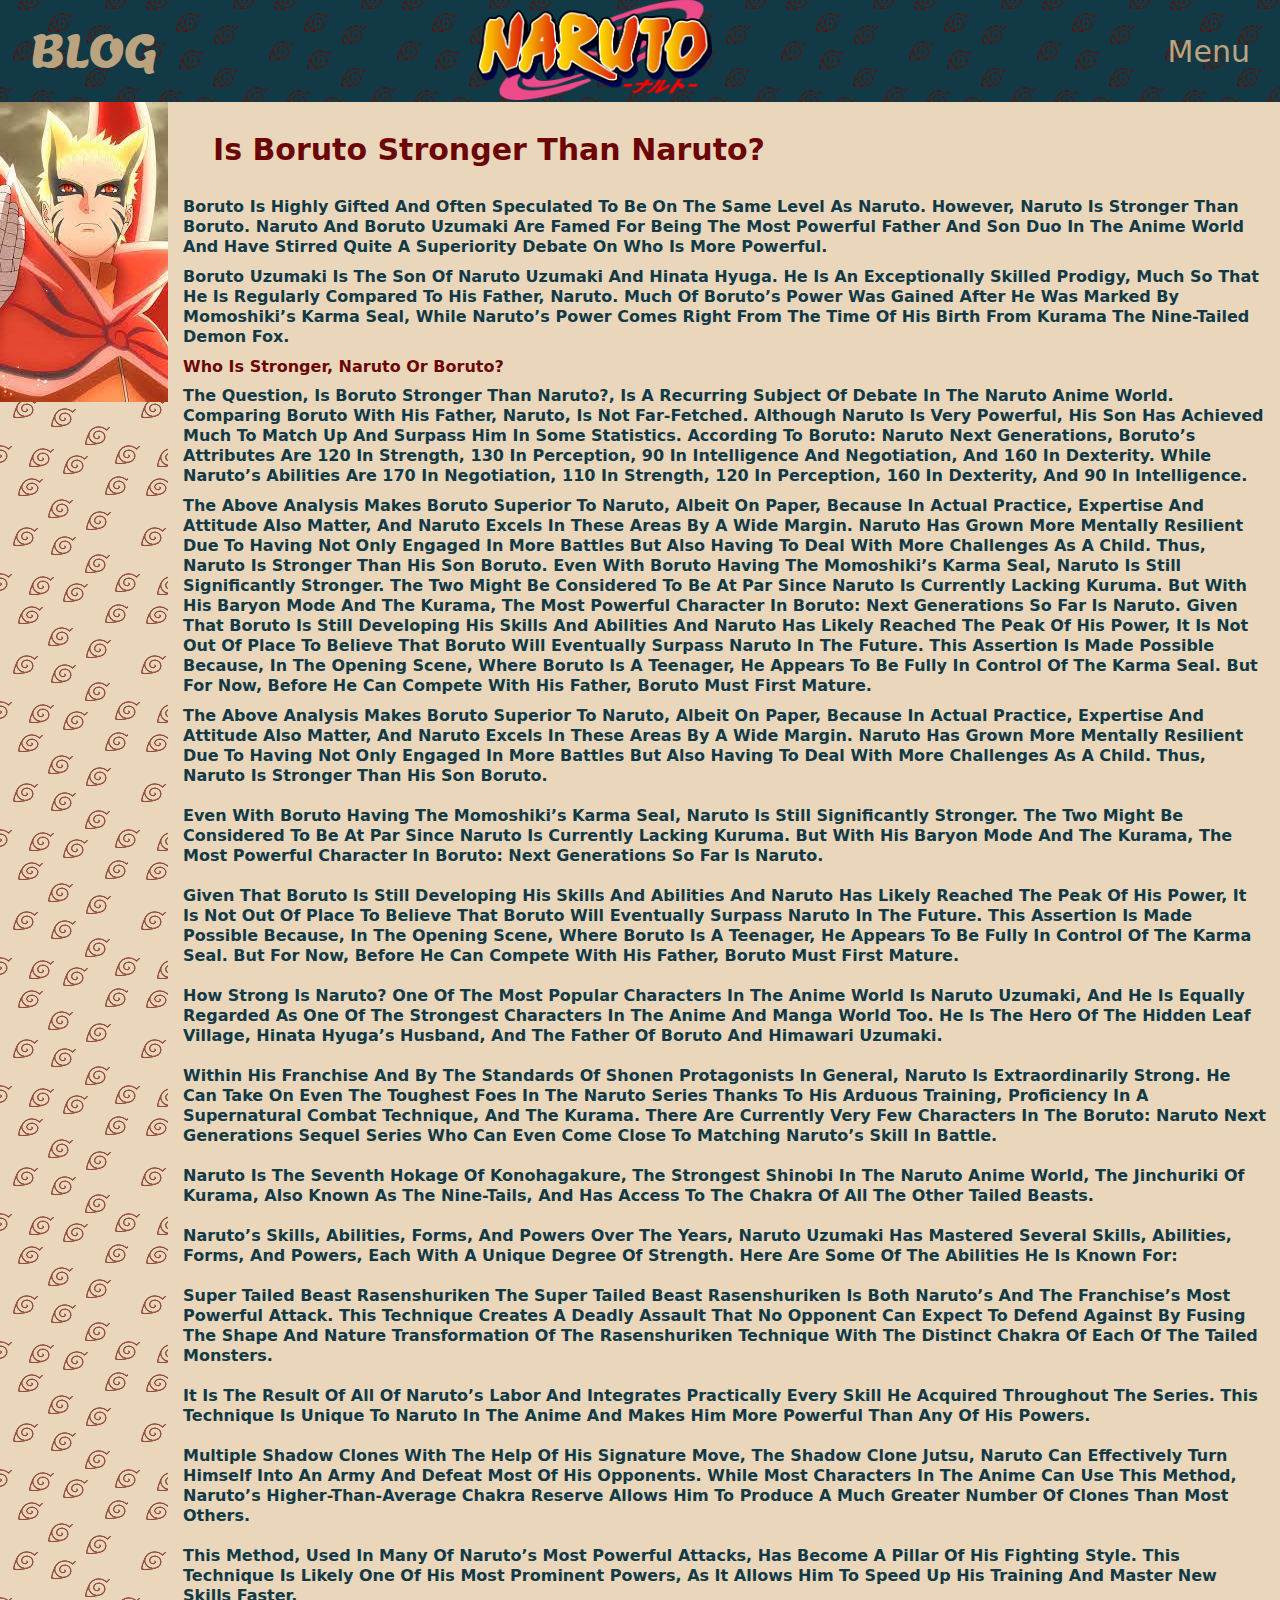
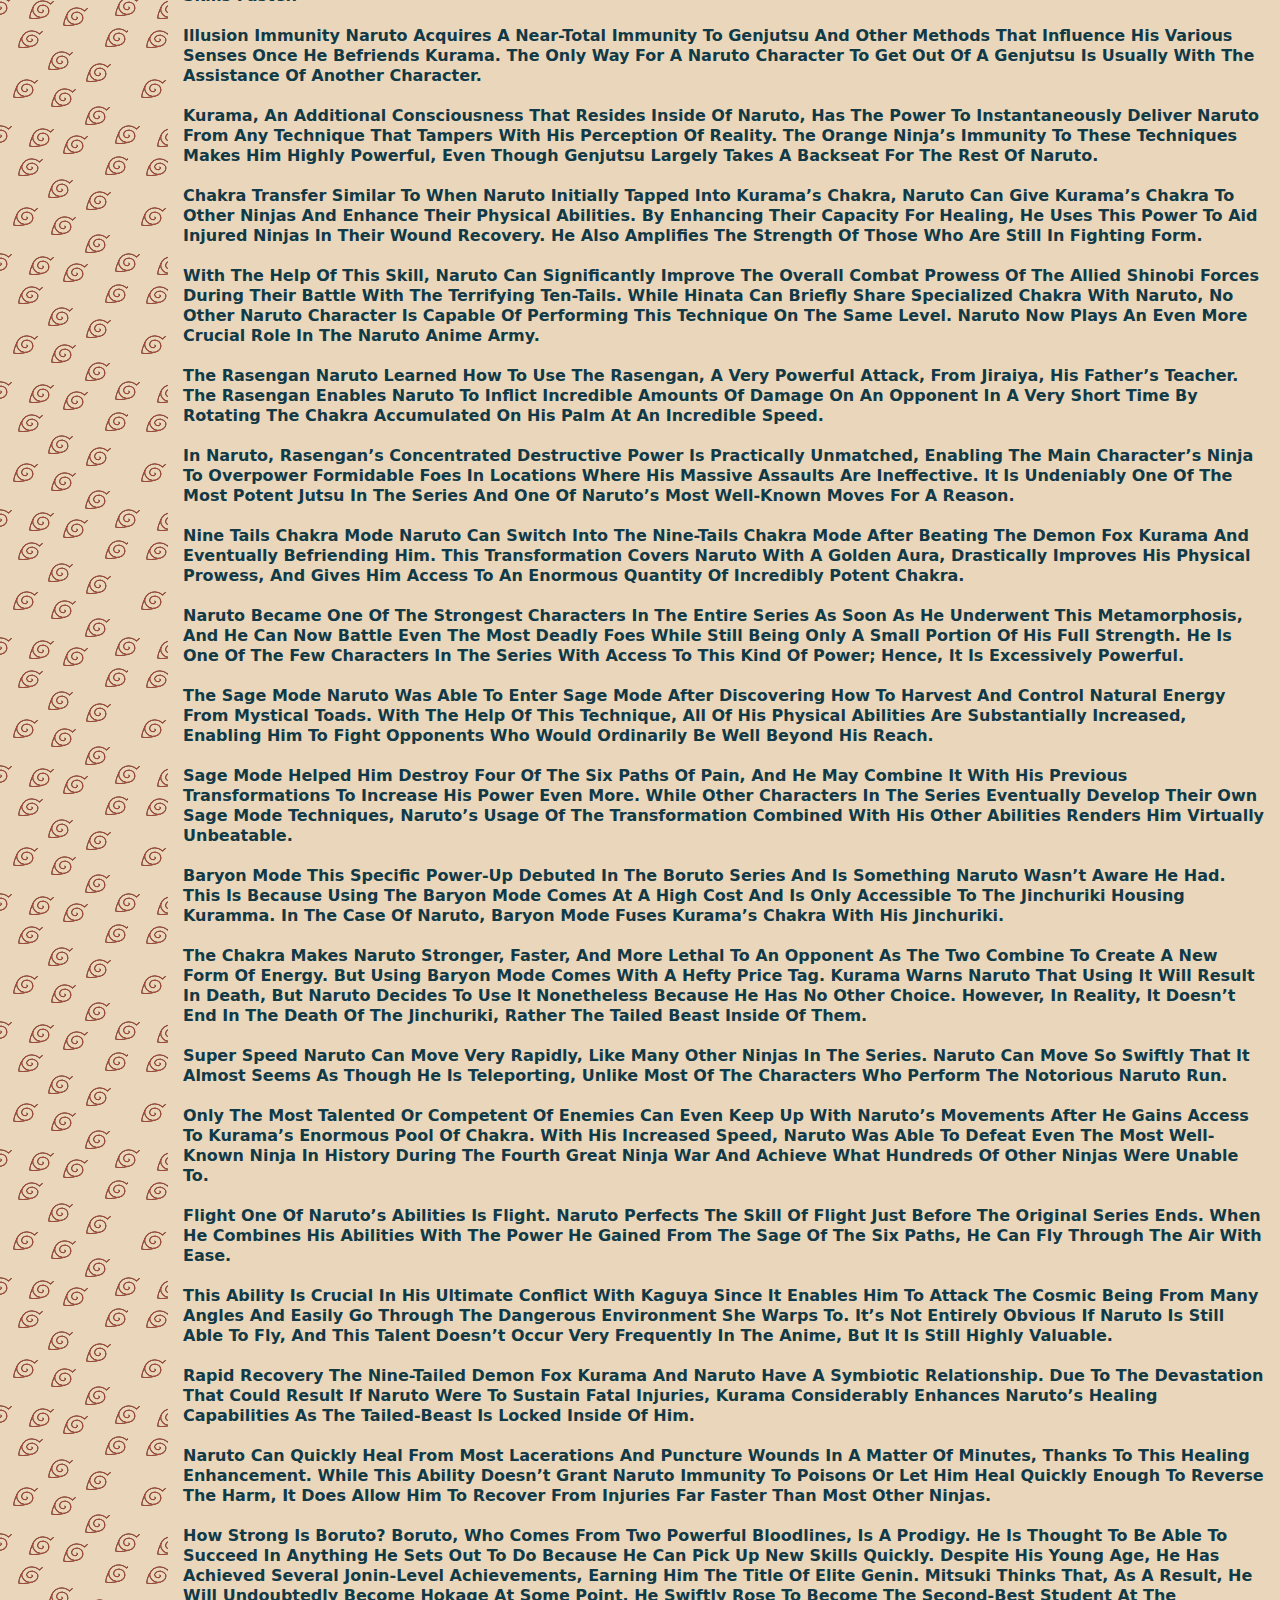
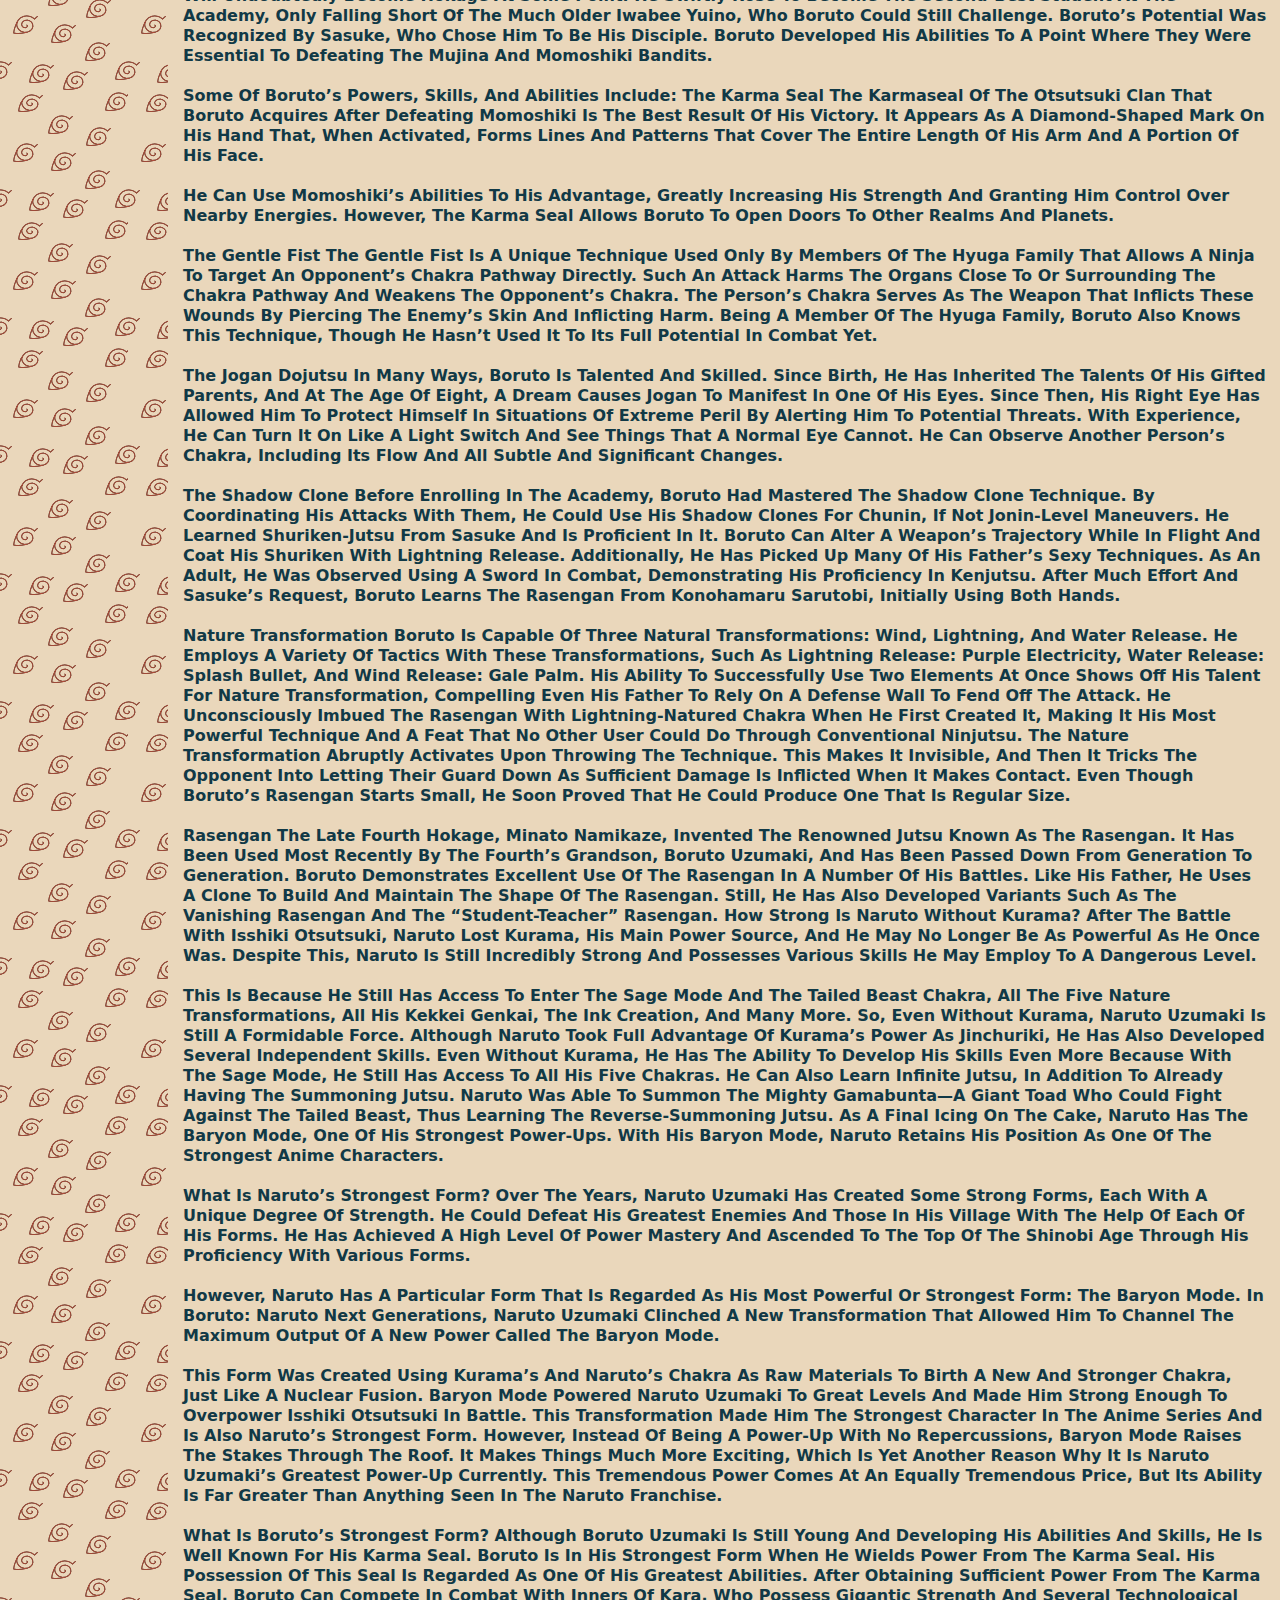
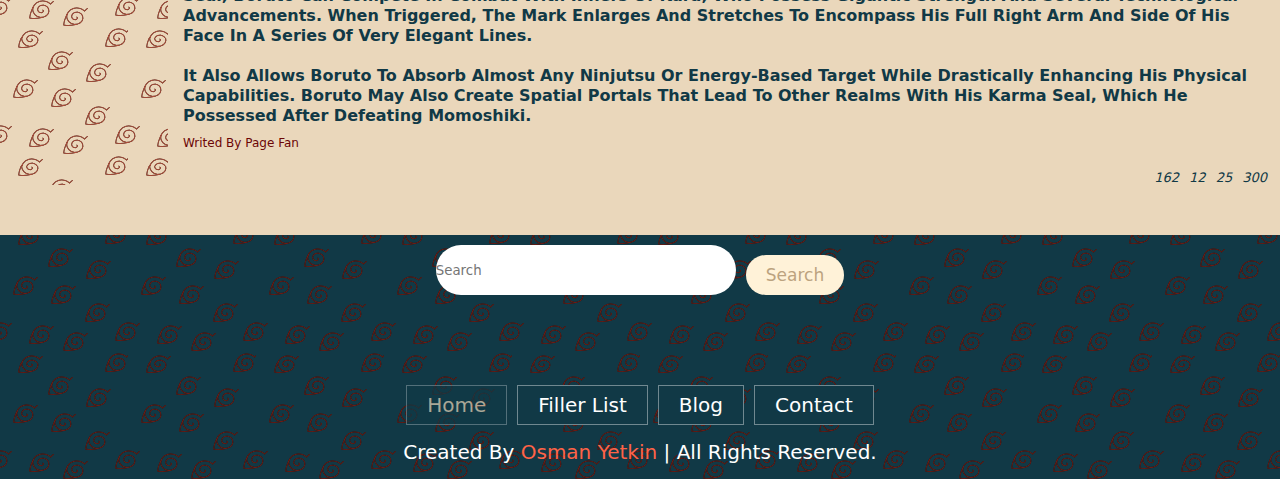
<file: narutofan-website/Pages/bl4.html>
<!DOCTYPE html>
<html lang="en">

<head>
    <meta charset="UTF-8">
    <meta name="viewport" content="width=device-width, initial-scale=1.0">
    <link rel="stylesheet" href="https://cdnjs.cloudflare.com/ajax/libs/font-awesome/6.1.1/css/all.min.css"
        integrity="sha512-KfkfwYDsLkIlwQp6LFnl8zNdLGxu9YAA1QvwINks4PhcElQSvqcyVLLD9aMhXd13uQjoXtEKNosOWaZqXgel0g=="
        crossorigin="anonymous" referrerpolicy="no-referrer" />
    <title>Blog</title>
    <link rel="stylesheet" href="../styles/style.css">
</head>

<body>
    <header class="header">
        <p class="sitename">Blog</p>
        <a href="../index.html" class="logo">
            <img src="../images/logo.png" alt="logo">
        </a>
        <input type="checkbox" id="checkbox">
        <nav class="navbar">
            <a href="../index.html">Home</a>
            <a href="filler-list.html">Filler List</a>
            <a href="blog.html">Blog</a>
            <a href="contact.html">Contact</a>
        </nav>
        <label for="checkbox" class="menubtn">
            menu
        </label>

    </header>
    <section class="Bls">
        <div class="box-container">
            <div class="box-left">
                <a href=""><img src="../images/bl4left.jpeg" alt=""></a>
            </div>
            <div class="box-right">
                <h1>Is Boruto Stronger Than Naruto?</h1>
                <div class="contents">
                    <p class="v1">Boruto is highly gifted and often speculated to be on the same level as Naruto.
                        However, Naruto is stronger than Boruto. Naruto and Boruto Uzumaki are famed for being the most
                        powerful father and son duo in the Anime world and have stirred quite a superiority debate on
                        who is more powerful.
                    </p>
                    <p class="v2">
                        Boruto Uzumaki is the son of Naruto Uzumaki and Hinata Hyuga. He is an exceptionally skilled
                        prodigy, much so that he is regularly compared to his father, Naruto. Much of Boruto’s power was
                        gained after he was marked by Momoshiki’s Karma seal, while Naruto’s power comes right from the
                        time of his birth from Kurama the Nine-Tailed Demon Fox.
                    </p>
                    <h5>Who is Stronger, Naruto or Boruto?</h5>
                    <p class="v2">
                        The question, is Boruto stronger than Naruto?, is a recurring subject of debate in the Naruto
                        anime world. Comparing Boruto with his father, Naruto, is not far-fetched. Although Naruto is
                        very powerful, his son has achieved much to match up and surpass him in some statistics.



                        According to Boruto: Naruto Next Generations, Boruto’s attributes are 120 in strength, 130 in
                        perception, 90 in intelligence and negotiation, and 160 in dexterity. While Naruto’s abilities
                        are 170 in negotiation, 110 in strength, 120 in perception, 160 in dexterity, and 90 in
                        intelligence.
                    </p>
                    <p class="v2">
                        The above analysis makes Boruto superior to Naruto, albeit on paper, because in actual practice,
                        expertise and attitude also matter, and Naruto excels in these areas by a wide margin. Naruto
                        has grown more mentally resilient due to having not only engaged in more battles but also having
                        to deal with more challenges as a child. Thus, Naruto is stronger than his son Boruto.


                        Even with Boruto having the Momoshiki’s Karma seal, Naruto is still significantly stronger. The
                        two might be considered to be at par since Naruto is currently lacking Kuruma. But with his
                        Baryon mode and the Kurama, the most powerful character in Boruto: Next Generations so far is
                        Naruto.

                        Given that Boruto is still developing his skills and abilities and Naruto has likely reached the
                        peak of his power, it is not out of place to believe that Boruto will eventually surpass Naruto
                        in the future. This assertion is made possible because, in the opening scene, where Boruto is a
                        teenager, he appears to be fully in control of the Karma seal. But for now, before he can
                        compete with his father, Boruto must first mature.
                    </p>
                    <p class="v2">





                        The above analysis makes Boruto superior to Naruto, albeit on paper, because in actual practice,
                        expertise and attitude also matter, and Naruto excels in these areas by a wide margin. Naruto
                        has grown more mentally resilient due to having not only engaged in more battles but also having
                        to deal with more challenges as a child. Thus, Naruto is stronger than his son Boruto.
                        <br><br>


                        Even with Boruto having the Momoshiki’s Karma seal, Naruto is still significantly stronger. The
                        two might be considered to be at par since Naruto is currently lacking Kuruma. But with his
                        Baryon mode and the Kurama, the most powerful character in Boruto: Next Generations so far is
                        Naruto.
                        <br><br>
                        Given that Boruto is still developing his skills and abilities and Naruto has likely reached the
                        peak of his power, it is not out of place to believe that Boruto will eventually surpass Naruto
                        in the future. This assertion is made possible because, in the opening scene, where Boruto is a
                        teenager, he appears to be fully in control of the Karma seal. But for now, before he can
                        compete with his father, Boruto must first mature.


                        <br><br>
                        How Strong is Naruto?
                        One of the most popular characters in the Anime world is Naruto Uzumaki, and he is equally
                        regarded as one of the strongest characters in the anime and manga world too. He is the hero of
                        the hidden leaf village, Hinata Hyuga’s husband, and the father of Boruto and Himawari Uzumaki.
                        <br><br>
                        Within his franchise and by the standards of shonen protagonists in general, Naruto is
                        extraordinarily strong. He can take on even the toughest foes in the Naruto series thanks to his
                        arduous training, proficiency in a supernatural combat technique, and the Kurama. There are
                        currently very few characters in the Boruto: Naruto Next Generations sequel series who can even
                        come close to matching Naruto’s skill in battle.
                        <br><br>

                        Naruto is the Seventh Hokage of Konohagakure, the strongest shinobi in the Naruto Anime world,
                        the Jinchuriki of Kurama, also known as the Nine-Tails, and has access to the chakra of all the
                        other Tailed Beasts.
                        <br><br>

                        Naruto’s Skills, Abilities, Forms, and Powers
                        Over the years, Naruto Uzumaki has mastered several skills, abilities, forms, and powers, each
                        with a unique degree of strength. Here are some of the abilities he is known for:
                        <br><br>
                        Super Tailed Beast Rasenshuriken
                        The Super Tailed Beast Rasenshuriken is both Naruto’s and the franchise’s most powerful attack.
                        This technique creates a deadly assault that no opponent can expect to defend against by fusing
                        the shape and nature transformation of the Rasenshuriken technique with the distinct chakra of
                        each of the tailed monsters.
                        <br><br>
                        It is the result of all of Naruto’s labor and integrates practically every skill he acquired
                        throughout the series. This technique is unique to Naruto in the anime and makes him more
                        powerful than any of his powers.
                        <br><br>
                        Multiple Shadow Clones
                        With the help of his signature move, the Shadow Clone Jutsu, Naruto can effectively turn himself
                        into an army and defeat most of his opponents. While most characters in the anime can use this
                        method, Naruto’s higher-than-average chakra reserve allows him to produce a much greater number
                        of clones than most others.
                        <br><br>
                        This method, used in many of Naruto’s most powerful attacks, has become a pillar of his fighting
                        style. This technique is likely one of his most prominent powers, as it allows him to speed up
                        his training and master new skills faster.
                        <br><br>
                        Illusion Immunity
                        Naruto acquires a near-total immunity to genjutsu and other methods that influence his various
                        senses once he befriends Kurama. The only way for a Naruto character to get out of a genjutsu is
                        usually with the assistance of another character.
                        <br><br>
                        Kurama, an additional consciousness that resides inside of Naruto, has the power to
                        instantaneously deliver Naruto from any technique that tampers with his perception of reality.
                        The orange ninja’s immunity to these techniques makes him highly powerful, even though genjutsu
                        largely takes a backseat for the rest of Naruto.
                        <br><br>
                        Chakra Transfer
                        Similar to when Naruto initially tapped into Kurama’s chakra, Naruto can give Kurama’s chakra to
                        other ninjas and enhance their physical abilities. By enhancing their capacity for healing, he
                        uses this power to aid injured ninjas in their wound recovery. He also amplifies the strength of
                        those who are still in fighting form.
                        <br><br>
                        With the help of this skill, Naruto can significantly improve the overall combat prowess of the
                        Allied Shinobi Forces during their battle with the terrifying Ten-Tails. While Hinata can
                        briefly share specialized chakra with Naruto, no other Naruto character is capable of performing
                        this technique on the same level. Naruto now plays an even more crucial role in the Naruto Anime
                        army.
                        <br><br>

                        The Rasengan
                        Naruto learned how to use the Rasengan, a very powerful attack, from Jiraiya, his father’s
                        teacher. The Rasengan enables Naruto to inflict incredible amounts of damage on an opponent in a
                        very short time by rotating the chakra accumulated on his palm at an incredible speed.
                        <br><br>
                        In Naruto, Rasengan’s concentrated destructive power is practically unmatched, enabling the main
                        character’s ninja to overpower formidable foes in locations where his massive assaults are
                        ineffective. It is undeniably one of the most potent jutsu in the series and one of Naruto’s
                        most well-known moves for a reason.
                        <br><br>
                        Nine Tails Chakra Mode
                        Naruto can switch into the Nine-Tails Chakra Mode after beating the Demon Fox Kurama and
                        eventually befriending him. This transformation covers Naruto with a golden aura, drastically
                        improves his physical prowess, and gives him access to an enormous quantity of incredibly potent
                        chakra.
                        <br><br>
                        Naruto became one of the strongest characters in the entire series as soon as he underwent this
                        metamorphosis, and he can now battle even the most deadly foes while still being only a small
                        portion of his full strength. He is one of the few characters in the series with access to this
                        kind of power; hence, it is excessively powerful.
                        <br><br>
                        The Sage Mode
                        Naruto was able to enter Sage Mode after discovering how to harvest and control natural energy
                        from mystical toads. With the help of this technique, all of his physical abilities are
                        substantially increased, enabling him to fight opponents who would ordinarily be well beyond his
                        reach.
                        <br><br>
                        Sage Mode helped him destroy four of the six paths of pain, and he may combine it with his
                        previous transformations to increase his power even more. While other characters in the series
                        eventually develop their own Sage Mode techniques, Naruto’s usage of the transformation combined
                        with his other abilities renders him virtually unbeatable.
                        <br><br>
                        Baryon Mode
                        This specific power-up debuted in the Boruto series and is something Naruto wasn’t aware he had.
                        This is because using the Baryon mode comes at a high cost and is only accessible to the
                        jinchuriki housing Kuramma. In the case of Naruto, Baryon Mode fuses Kurama’s chakra with his
                        jinchuriki.
                        <br><br>
                        The chakra makes Naruto stronger, faster, and more lethal to an opponent as the two combine to
                        create a new form of energy. But using Baryon Mode comes with a hefty price tag. Kurama warns
                        Naruto that using it will result in death, but Naruto decides to use it nonetheless because he
                        has no other choice. However, in reality, it doesn’t end in the death of the jinchuriki, rather
                        the Tailed Beast inside of them.
                        <br><br>
                        Super Speed
                        Naruto can move very rapidly, like many other ninjas in the series. Naruto can move so swiftly
                        that it almost seems as though he is teleporting, unlike most of the characters who perform the
                        notorious Naruto run.
                        <br><br>
                        Only the most talented or competent of enemies can even keep up with Naruto’s movements after he
                        gains access to Kurama’s enormous pool of chakra. With his increased speed, Naruto was able to
                        defeat even the most well-known ninja in history during the Fourth Great Ninja War and achieve
                        what hundreds of other ninjas were unable to.
                        <br><br>
                        Flight
                        One of Naruto’s abilities is flight. Naruto perfects the skill of flight just before the
                        original series ends. When he combines his abilities with the power he gained from the Sage of
                        the Six Paths, he can fly through the air with ease.
                        <br><br>
                        This ability is crucial in his ultimate conflict with Kaguya since it enables him to attack the
                        cosmic being from many angles and easily go through the dangerous environment she warps to. It’s
                        not entirely obvious if Naruto is still able to fly, and this talent doesn’t occur very
                        frequently in the anime, but it is still highly valuable.
                        <br><br>
                        Rapid Recovery
                        The Nine-Tailed Demon Fox Kurama and Naruto have a symbiotic relationship. Due to the
                        devastation that could result if Naruto were to sustain fatal injuries, Kurama considerably
                        enhances Naruto’s healing capabilities as the Tailed-Beast is locked inside of him.
                        <br><br>
                        Naruto can quickly heal from most lacerations and puncture wounds in a matter of minutes, thanks
                        to this healing enhancement. While this ability doesn’t grant Naruto immunity to poisons or let
                        him heal quickly enough to reverse the harm, it does allow him to recover from injuries far
                        faster than most other ninjas.
                        <br><br>
                        How Strong is Boruto?

                        Boruto, who comes from two powerful bloodlines, is a prodigy. He is thought to be able to
                        succeed in anything he sets out to do because he can pick up new skills quickly. Despite his
                        young age, he has achieved several Jonin-level achievements, earning him the title of elite
                        Genin. Mitsuki thinks that, as a result, he will undoubtedly become Hokage at some point.

                        He swiftly rose to become the second-best student at the Academy, only falling short of the much
                        older Iwabee Yuino, who Boruto could still challenge. Boruto’s potential was recognized by
                        Sasuke, who chose him to be his disciple. Boruto developed his abilities to a point where they
                        were essential to defeating the Mujina and Momoshiki bandits.
                        <br><br>
                        Some of Boruto’s Powers, Skills, and Abilities Include:
                        The Karma Seal
                        The Karmaseal of the otsutsuki clan that Boruto acquires after defeating Momoshiki is the best
                        result of his victory. It appears as a diamond-shaped mark on his hand that, when activated,
                        forms lines and patterns that cover the entire length of his arm and a portion of his face.
                        <br><br>
                        He can use Momoshiki’s abilities to his advantage, greatly increasing his strength and granting
                        him control over nearby energies. However, the Karma seal allows Boruto to open doors to other
                        realms and planets.
                        <br><br>
                        The Gentle Fist
                        The Gentle Fist is a unique technique used only by members of the Hyuga family that allows a
                        ninja to target an opponent’s chakra pathway directly. Such an attack harms the organs close to
                        or surrounding the chakra pathway and weakens the opponent’s chakra.

                        The person’s chakra serves as the weapon that inflicts these wounds by piercing the enemy’s skin
                        and inflicting harm. Being a member of the Hyuga family, Boruto also knows this technique,
                        though he hasn’t used it to its full potential in combat yet.
                        <br><br>
                        The Jogan Dojutsu
                        In many ways, Boruto is Talented and Skilled. Since birth, he has inherited the talents of his
                        gifted parents, and at the age of eight, a dream causes Jogan to manifest in one of his eyes.

                        Since then, his right eye has allowed him to protect himself in situations of extreme peril by
                        alerting him to potential threats. With experience, he can turn it on like a light switch and
                        see things that a normal eye cannot. He can observe another person’s chakra, including its flow
                        and all subtle and significant changes.
                        <br><br>
                        The Shadow Clone
                        Before enrolling in the Academy, Boruto had mastered the Shadow Clone Technique. By coordinating
                        his attacks with them, he could use his shadow clones for Chunin, if not Jonin-level maneuvers.
                        He learned shuriken-jutsu from Sasuke and is proficient in it. Boruto can alter a weapon’s
                        trajectory while in flight and coat his shuriken with Lightning Release.

                        Additionally, he has picked up many of his father’s sexy techniques. As an adult, he was
                        observed using a sword in combat, demonstrating his proficiency in kenjutsu. After much effort
                        and Sasuke’s request, Boruto learns the Rasengan from Konohamaru Sarutobi, initially using both
                        hands.
                        <br><br>
                        Nature Transformation
                        Boruto is capable of three natural transformations: wind, lightning, and water release. He
                        employs a variety of tactics with these transformations, such as Lightning Release: Purple
                        Electricity, Water Release: Splash Bullet, and Wind Release: Gale Palm.

                        His ability to successfully use two elements at once shows off his talent for nature
                        transformation, compelling even his father to rely on a defense wall to fend off the attack. He
                        unconsciously imbued the Rasengan with lightning-natured chakra when he first created it, making
                        it his most powerful technique and a feat that no other user could do through conventional
                        ninjutsu.

                        The Nature transformation abruptly activates upon throwing the technique. This makes it
                        invisible, and then it tricks the opponent into letting their guard down as sufficient damage is
                        inflicted when it makes contact. Even though Boruto’s Rasengan starts small, he soon proved that
                        he could produce one that is regular size.
                        <br><br>
                        Rasengan
                        The late Fourth Hokage, Minato Namikaze, invented the renowned jutsu known as the Rasengan. It
                        has been used most recently by the Fourth’s grandson, Boruto Uzumaki, and has been passed down
                        from generation to generation.

                        Boruto demonstrates excellent use of the Rasengan in a number of his battles. Like his father,
                        he uses a clone to build and maintain the shape of the Rasengan. Still, he has also developed
                        variants such as the Vanishing Rasengan and the “Student-Teacher” Rasengan.

                        How strong is Naruto without Kurama?
                        After the battle with Isshiki Otsutsuki, Naruto lost Kurama, his main power source, and he may
                        no longer be as powerful as he once was. Despite this, Naruto is still incredibly strong and
                        possesses various skills he may employ to a dangerous level.
                        <br><br>
                        This is because he still has access to enter the sage mode and the tailed beast chakra, all the
                        five nature transformations, all his Kekkei Genkai, the ink creation, and many more. So, even
                        without Kurama, Naruto Uzumaki is still a formidable force. Although Naruto took full advantage
                        of Kurama’s power as jinchuriki, he has also developed several independent skills.

                        Even without Kurama, he has the ability to develop his skills even more because with the Sage
                        Mode, he still has access to all his five chakras. He can also learn infinite jutsu, in addition
                        to already having the Summoning Jutsu. Naruto was able to summon the mighty Gamabunta—a giant
                        toad who could fight against the Tailed Beast, thus learning the Reverse-Summoning Jutsu.

                        As a final icing on the cake, Naruto has the baryon mode, one of his strongest power-ups. With
                        his baryon mode, Naruto retains his position as one of the strongest anime characters.
                        <br><br>
                        What is Naruto’s Strongest Form?
                        Over the years, Naruto Uzumaki has created some strong forms, each with a unique degree of
                        strength. He could defeat his greatest enemies and those in his village with the help of each of
                        his forms. He has achieved a high level of power mastery and ascended to the top of the shinobi
                        age through his proficiency with various forms.
                        <br><br>
                        However, Naruto has a particular form that is regarded as his most powerful or strongest form:
                        the Baryon Mode. In Boruto: Naruto Next Generations, Naruto Uzumaki clinched a new
                        transformation that allowed him to channel the maximum output of a new power called the Baryon
                        Mode.
                        <br><br>
                        This form was created using Kurama’s and Naruto’s chakra as raw materials to birth a new and
                        stronger chakra, just like a nuclear fusion. Baryon Mode powered Naruto Uzumaki to great levels
                        and made him strong enough to overpower Isshiki Otsutsuki in battle. This transformation made
                        him the strongest character in the anime series and is also Naruto’s strongest form.

                        However, Instead of being a power-up with no repercussions, Baryon Mode raises the stakes
                        through the roof. It makes things much more exciting, which is yet another reason why it is
                        Naruto Uzumaki’s greatest power-up currently. This tremendous power comes at an equally
                        tremendous price, but its ability is far greater than anything seen in the Naruto franchise.
                        <br><br>
                        What Is Boruto’s Strongest Form?
                        Although Boruto Uzumaki is still young and developing his abilities and skills, he is well known
                        for his Karma seal. Boruto is in his strongest form when he wields power from the Karma seal.
                        His possession of this seal is regarded as one of his greatest abilities.

                        After obtaining sufficient power from the Karma seal, Boruto can compete in combat with Inners
                        of Kara, who possess gigantic strength and several technological advancements. When triggered,
                        the mark enlarges and stretches to encompass his full right arm and side of his face in a series
                        of very elegant lines.
                        <br><br>
                        It also allows Boruto to absorb almost any ninjutsu or energy-based target while drastically
                        enhancing his physical capabilities. Boruto may also create spatial portals that lead to other
                        realms with his Karma seal, which he possessed after defeating momoshiki.
                    </p>


                    <Span>Writed By Page Fan</Span>
                    <div class="reaction-buttons">
                        <a href="#"><i class="fa-solid fa-thumbs-up">162</i></a>
                        <a href="#"><i class="fa-solid fa-thumbs-down">12</i></a>
                        <a href="#"><i class="fa-solid fa-share">25</i></a>
                        <a href="#"><i class="fa-solid fa-eye">300</i></a>

                    </div>
                </div>
            </div>
        </div>
    </section>
    <section class="footer">
        <div class="search">
            <input type="text" class="search-input" placeholder="search">
            <button class="btn btn-primary">
                search
            </button>
        </div>
        <div class="share">
            <a href="#" class="fab fa-facebook"></a>
            <a href="#" class="fab fa-twitter"></a>
            <a href="#" class="fab fa-instagram"></a>
            <a href="#" class="fab fa-linkedin"></a>
            <a href="#" class="fab fa-pinterest"></a>
        </div>
        <div class="links">
            <a href="index.html" class="active">Home</a>
            <a href="../narutofan-website/Pages/filler-list.html">Filler List</a>
            <a href="../narutofan-website/Pages/blog.html">Blog</a>
            <a href="../narutofan-website/Pages/contact.html">Contact</a>
        </div>
        <div class="credit">
            Created By <span>Osman Yetkin</span> | All Rights Reserved.
        </div>
    </section>
</body>
</file>
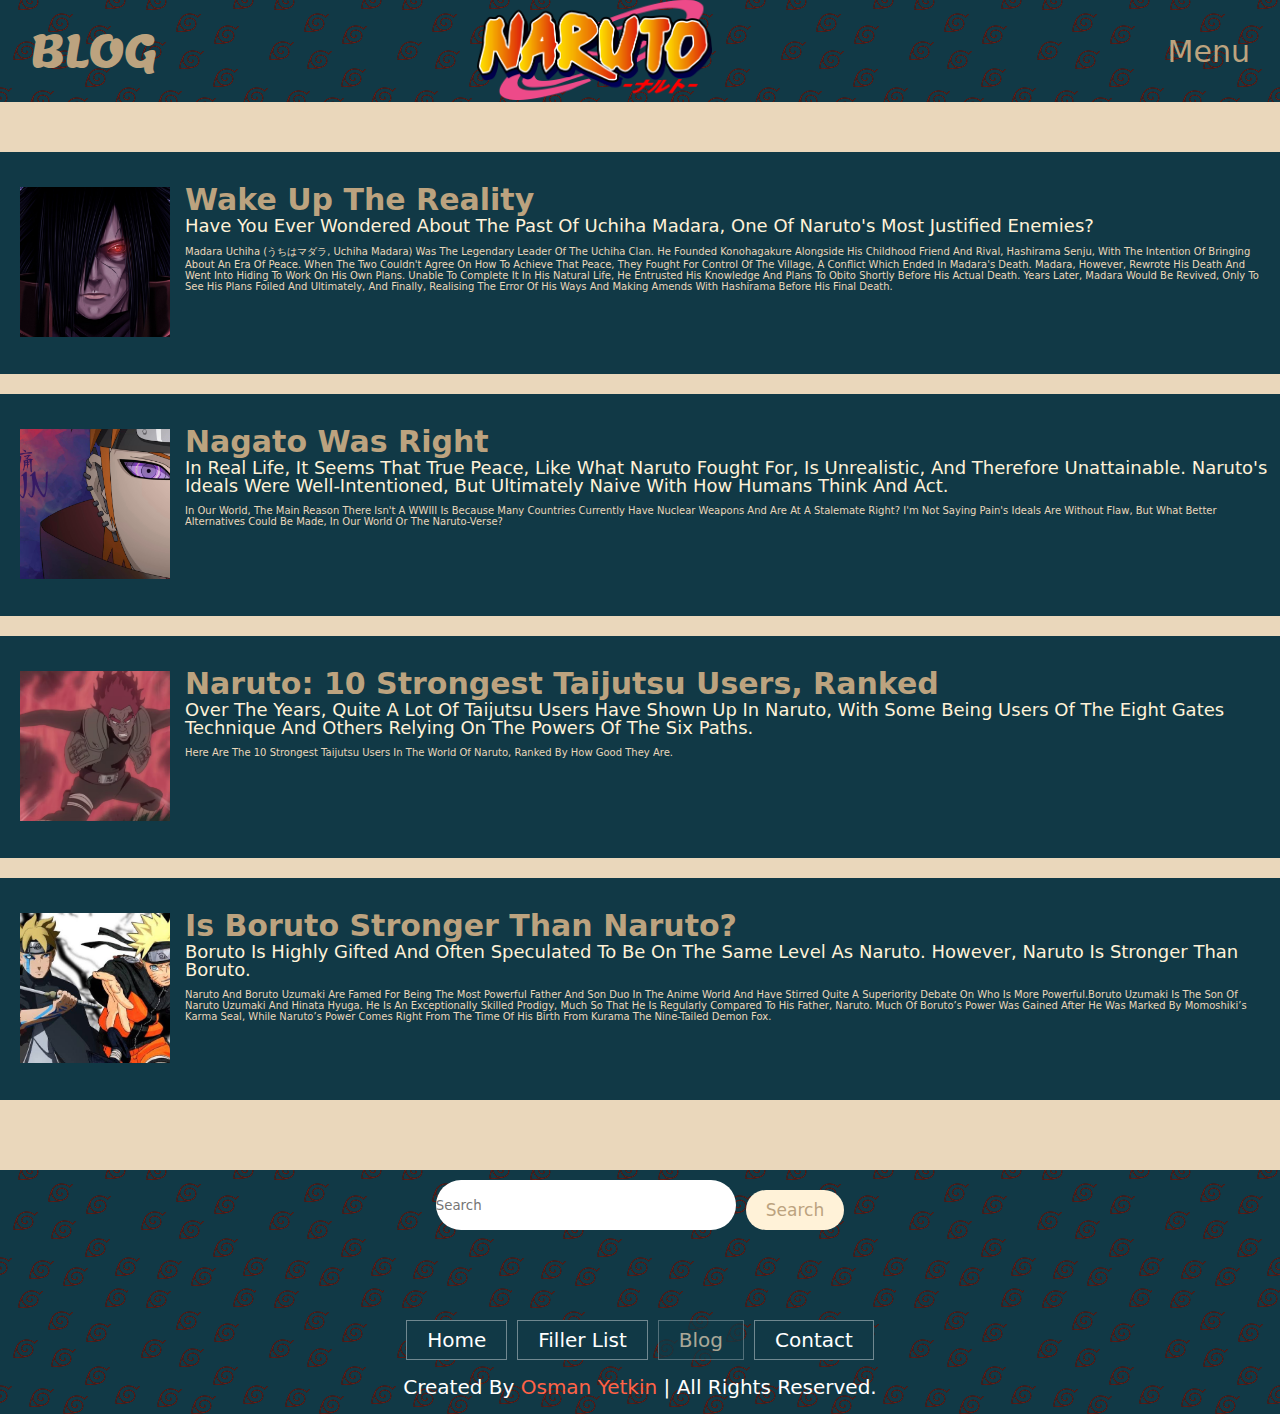
<file: narutofan-website/Pages/blog.html>
<!DOCTYPE html>
<html lang="en">

<head>
    <meta charset="UTF-8">
    <meta name="viewport" content="width=device-width, initial-scale=1.0">
    <link rel="stylesheet" href="https://cdnjs.cloudflare.com/ajax/libs/font-awesome/6.1.1/css/all.min.css"
        integrity="sha512-KfkfwYDsLkIlwQp6LFnl8zNdLGxu9YAA1QvwINks4PhcElQSvqcyVLLD9aMhXd13uQjoXtEKNosOWaZqXgel0g=="
        crossorigin="anonymous" referrerpolicy="no-referrer" />
    <title>Blog</title>
    <link rel="stylesheet" href="../styles/style.css">
</head>
<body>
    <header class="header">
        <p class="sitename">Blog</p>
        <a href="../index.html" class="logo">
            <img src="../images/logo.png" alt="logo">
        </a>
        <input type="checkbox" id="checkbox">
        <nav class="navbar">
            <a href="../index.html">Home</a>
            <a href="filler-list.html">Filler List</a>
            <a href="blog.html">Blog</a>
            <a href="contact.html">Contact</a>
        </nav>
        <label for="checkbox" class="menubtn">
            menu
        </label>

    </header>
    <section class="blog">
        <div class="box-container">
            <div class="box">
                <div class="box-left">
                    <a href="../Pages/bl1.html"><img src="../images/blog1.jpeg" alt=""></a>
                </div>
                <div class="box-right">
                    <a href="../Pages/bl1.html">
                        <h3>Wake Up The Reality</h3>
                        <p>Have you ever wondered about the past of Uchiha Madara, one of Naruto's most justified
                            enemies?
                        </p>
                        <span>Madara Uchiha (うちはマダラ, Uchiha Madara) was the legendary leader of the Uchiha Clan. He
                            founded Konohagakure alongside his childhood friend and rival, Hashirama Senju, with the
                            intention of bringing about an era of peace. When the two couldn't agree on how to achieve
                            that peace, they fought for control of the village, a conflict which ended in Madara's
                            death. Madara, however, rewrote his death and went into hiding to work on his own plans.
                            Unable to complete it in his natural life, he entrusted his knowledge and plans to Obito
                            shortly before his actual death. Years later, Madara would be revived, only to see his plans
                            foiled and ultimately, and finally, realising the error of his ways and making amends with
                            Hashirama before his final death.</span>
                    </a>
                </div>
            </div>
            <div class="box">
                <div class="box-left">
                    <a href="../Pages/bl2.html"><img src="../images/blog2.jpeg" alt=""></a>
                </div>
                <div class="box-right">
                    <a href="../Pages/bl2.html">
                        <h3>Nagato Was Right</h3>
                        <p>In real life, it seems that true peace, like what Naruto fought for, is unrealistic, and
                            therefore unattainable. Naruto's ideals were well-intentioned, but ultimately naive with how
                            humans think and act.
                        </p>
                        <span>In our world, the main reason there isn't a WWIII is because many countries currently have
                            nuclear weapons and are at a stalemate right? I'm not saying Pain's ideals are without flaw,
                            but what better alternatives could be made, in our world or the Naruto-verse?</span>
                    </a>
                </div>
            </div>
            <div class="box">
                <div class="box-left">
                    <a href="../Pages/bl3.html"><img src="../images/blog3.avif" alt=""></a>
                </div>
                <div class="box-right">
                    <a href="../Pages/bl3.html">
                        <h3>Naruto: 10 Strongest Taijutsu Users, Ranked</h3>
                        <p>Over the years, quite a lot of Taijutsu users have shown up in Naruto, with some being users
                            of the Eight Gates technique and others relying on the powers of the Six Paths.
                        </p>
                        <span>Here are the 10 strongest Taijutsu users in the world of Naruto, ranked by how good they
                            are.</span>
                    </a>
                </div>
            </div>

            <div class="box">
                <div class="box-left">
                    <a href="../Pages/bl4.html"><img src="../images/blog4.png" alt=""></a>
                </div>
                <div class="box-right">
                    <a href="../Pages/bl4.html">
                        <h3>Is Boruto Stronger Than Naruto?
                        </h3>
                        <p>Boruto is highly gifted and often speculated to be on the same level as Naruto. However, Naruto is stronger than Boruto. 
                        </p>
                        <span>Naruto and Boruto Uzumaki are famed for being the most powerful father and son duo in the Anime world and have stirred quite a superiority debate on who is more powerful.Boruto Uzumaki is the son of Naruto Uzumaki and Hinata Hyuga. He is an exceptionally skilled prodigy, much so that he is regularly compared to his father, Naruto. Much of Boruto’s power was gained after he was marked by Momoshiki’s Karma seal, while Naruto’s power comes right from the time of his birth from Kurama the Nine-Tailed Demon Fox.</span>
                    </a>
                </div>
            </div>
        </div>
    </section>
    <section class="footer">
        <div class="search">
            <input type="text" class="search-input" placeholder="search">
            <button class="btn btn-primary">
                search
            </button>
        </div>
        <div class="share">
            <a href="#" class="fab fa-facebook"></a>
            <a href="#" class="fab fa-twitter"></a>
            <a href="#" class="fab fa-instagram"></a>
            <a href="#" class="fab fa-linkedin"></a>
            <a href="#" class="fab fa-pinterest"></a>
        </div>
        <div class="links">
            <a href="../index.html" >Home</a>
            <a href="../Pages/filler-list.html">Filler List</a>
            <a href="../Pages/blog.html" class="active">Blog</a>
            <a href="../Pages/contact.html">Contact</a>
        </div>
        <div class="credit">
            Created By <span>Osman Yetkin</span> | All Rights Reserved.
        </div>
    </section>
</body>
</file>
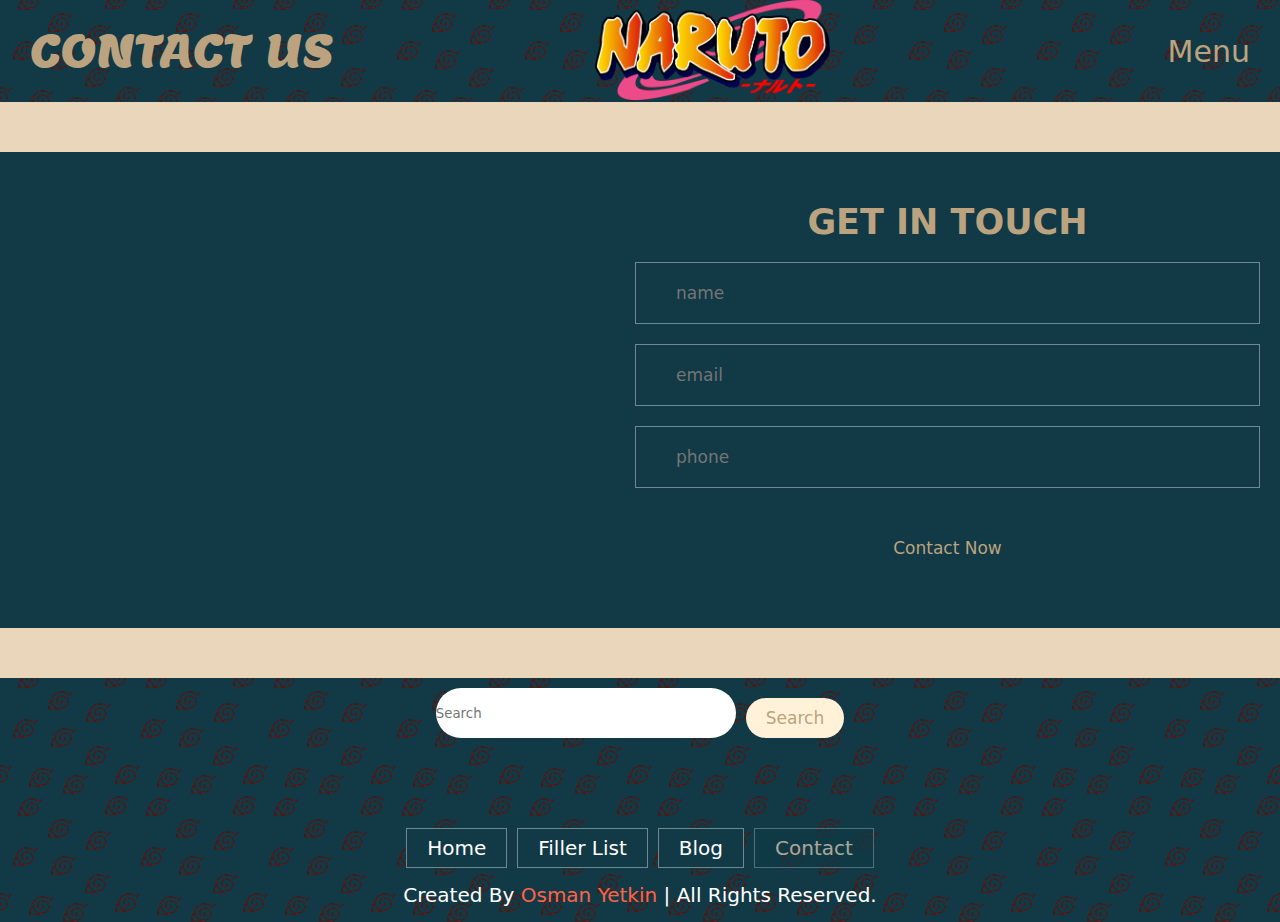
<file: narutofan-website/Pages/contact.html>
<!DOCTYPE html>
<html lang="en">

<head>
    <meta charset="UTF-8">
    <meta name="viewport" content="width=device-width, initial-scale=1.0">
    <link rel="stylesheet" href="https://cdnjs.cloudflare.com/ajax/libs/font-awesome/6.1.1/css/all.min.css"
        integrity="sha512-KfkfwYDsLkIlwQp6LFnl8zNdLGxu9YAA1QvwINks4PhcElQSvqcyVLLD9aMhXd13uQjoXtEKNosOWaZqXgel0g=="
        crossorigin="anonymous" referrerpolicy="no-referrer" />
    <link rel="stylesheet" href="https://cdnjs.cloudflare.com/ajax/libs/font-awesome/6.1.1/css/all.min.css"
        integrity="sha512-KfkfwYDsLkIlwQp6LFnl8zNdLGxu9YAA1QvwINks4PhcElQSvqcyVLLD9aMhXd13uQjoXtEKNosOWaZqXgel0g=="
        crossorigin="anonymous" referrerpolicy="no-referrer" />
    <title>Naruto-kun^-^</title>
    <link rel="stylesheet" href="../styles/style.css">

</head>

<body>
    <header class="header">
        <p class="sitename">Contact Us</p>
        <a href="#" class="logo">
            <img src="../images/logo.png" alt="logo">
        </a>
        <input type="checkbox" id="checkbox">
        <nav class="navbar">
            <a href="../index.html">Home</a>
            <a href="filler-list.html">Filler List</a>
            <a href="blog.html">Blog</a>
            <a href="contact.html">Contact</a>
        </nav>
        <label for="checkbox" class="menubtn">
            menu
        </label>

    </header>
    <section class="contact">
        <div class="row">
            <iframe class="map"
                src="https://www.google.com/maps/embed?pb=!1m18!1m12!1m3!1d24066.38189871996!2d28.988858000000004!3d41.06248405!2m3!1f0!2f0!3f0!3m2!1i1024!2i768!4f13.1!3m3!1m2!1s0x14cab685c86f5979%3A0x2519479e0fb398da!2zxZ5pxZ9saS_EsHN0YW5idWw!5e0!3m2!1str!2str!4v1705567204957!5m2!1str!2str"
                loading="lazy" referrerpolicy="no-referrer-when-downgrade"></iframe>
            <form>
                <h3>get in touch</h3>
                <div class="input-box">
                    <i class="fa-solid fa-circle-user"></i>
                    <input type="text" placeholder="name">
                </div>
                <div class="input-box">
                    <i class="fa-solid fa-envelope"></i>
                    <input type="email" placeholder="email">
                </div>
                <div class="input-box">
                    <i class="fa-solid fa-phone"></i>
                    <input type="number" placeholder="phone">
                </div>
                <input type="submit" class="btn" value="Contact Now">
            </form>
        </div>
    </section>
    <section class="footer">
        <div class="search">
            <input type="text" class="search-input" placeholder="search">
            <button class="btn btn-primary">
                search
            </button>
        </div>
        <div class="share">
            <a href="#" class="fab fa-facebook"></a>
            <a href="#" class="fab fa-twitter"></a>
            <a href="#" class="fab fa-instagram"></a>
            <a href="#" class="fab fa-linkedin"></a>
            <a href="#" class="fab fa-pinterest"></a>
        </div>
        <div class="links">
            <a href="../index.html">Home</a>
            <a href="../narutofan-website/Pages/filler-list.html">Filler List</a>
            <a href="../narutofan-website/Pages/blog.html">Blog</a>
            <a href="../narutofan-website/Pages/contact.html" class="active">Contact</a>
        </div>
        <div class="credit">
            Created By <span>Osman Yetkin</span> | All Rights Reserved.
        </div>
    </section>
</body>
</file>
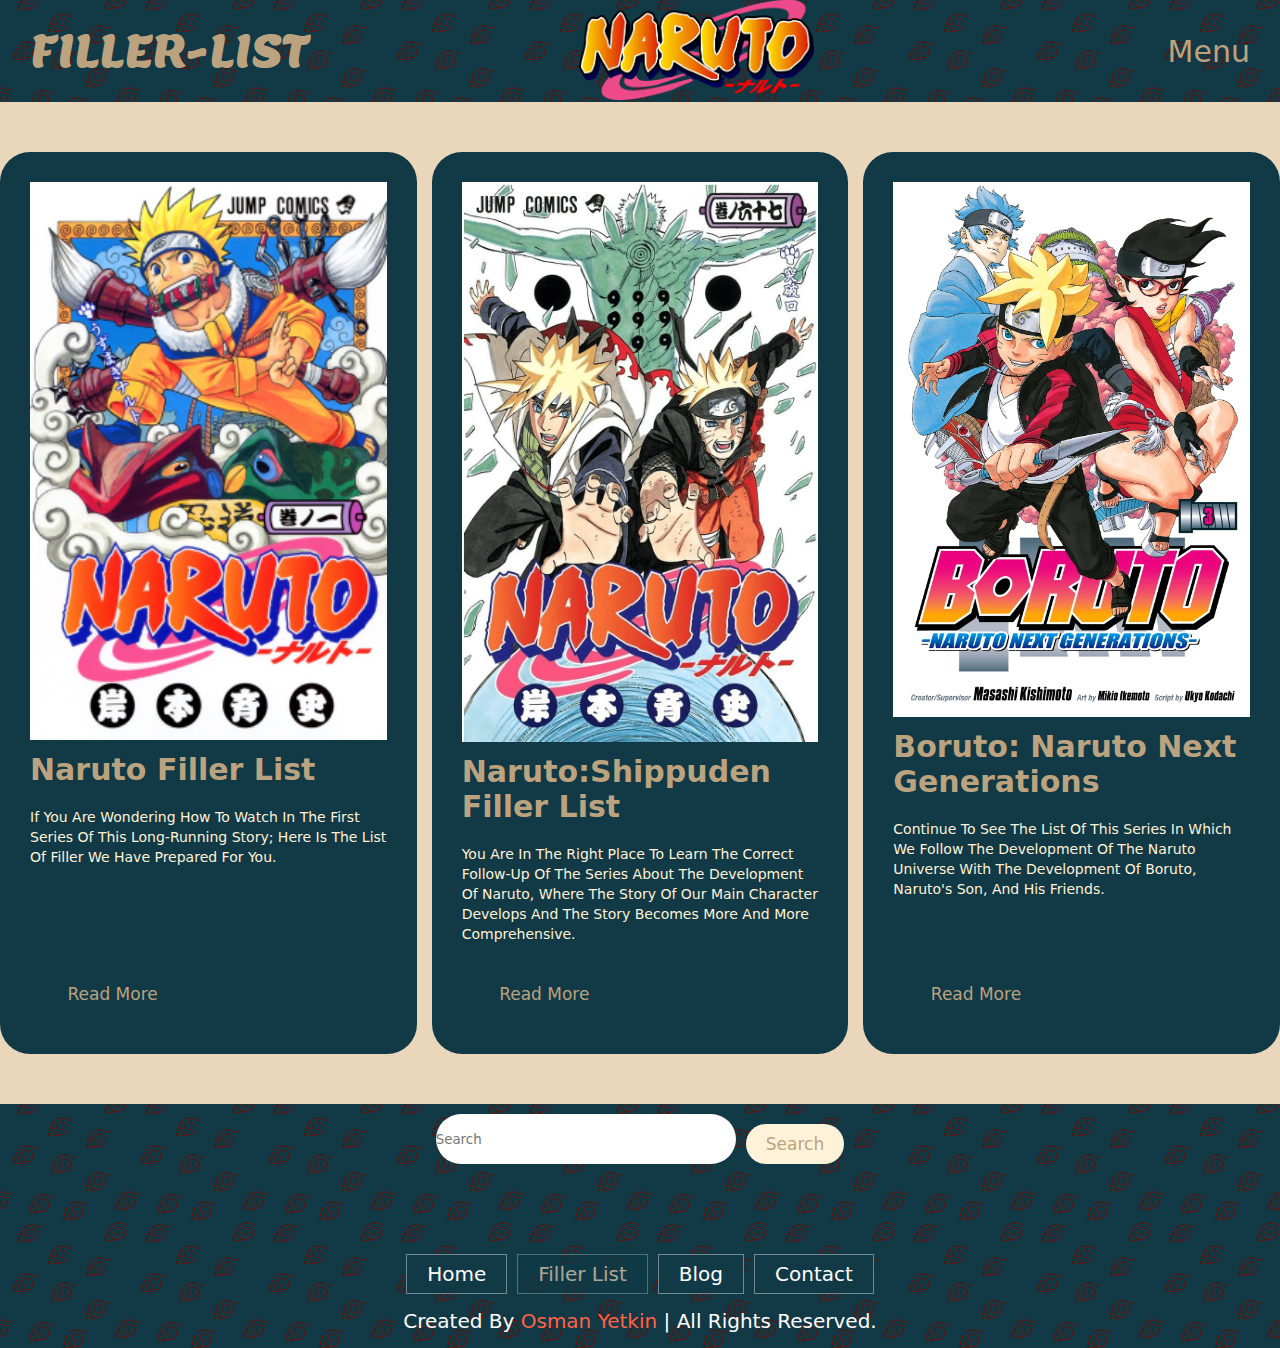
<file: narutofan-website/Pages/filler-list.html>
<!DOCTYPE html>
<html lang="en">

<head>
    <meta charset="UTF-8">
    <meta name="viewport" content="width=device-width, initial-scale=1.0">
    <link rel="stylesheet" href="https://cdnjs.cloudflare.com/ajax/libs/font-awesome/6.1.1/css/all.min.css"
        integrity="sha512-KfkfwYDsLkIlwQp6LFnl8zNdLGxu9YAA1QvwINks4PhcElQSvqcyVLLD9aMhXd13uQjoXtEKNosOWaZqXgel0g=="
        crossorigin="anonymous" referrerpolicy="no-referrer" />
    <title>Filler List</title>
    <link rel="stylesheet" href="../styles/style.css">

</head>

<body>
    <header class="header">
        <p class="sitename">Filler-List</p>
        <a href="../index.html" class="logo">
            <img src="../images/logo.png" alt="logo">
        </a>
        <input type="checkbox" id="checkbox">
        <nav class="navbar">
            <a href="../index.html">Home</a>
            <a href="filler-list.html">Filler List</a>
            <a href="blog.html">Blog</a>
            <a href="contact.html">Contact</a>
        </nav>
        <label for="checkbox" class="menubtn">
            menu
        </label>

    </header>
    <section class="filler-list">
        <div class="box-container">
            <div class="box">
                <div class="box-head">
                    <a href="fl1.html"><img src="../images/filler1.jpeg" alt="Naruto First"></a>

                    <h3>Naruto Filler List</h3>
                    <p>If you are wondering how to watch in the first series of this long-running story; Here is the
                        list of Filler we have prepared for you.</p>
                </div>
                <div class="box-button">
                    <a href="fl1.html" class="btn">Read More</a>
                </div>
            </div>
            <div class="box">
                <div class="box-head">
                    <a href="../Pages/fl2.html"><img src="../images/link2.jpeg" alt="Naruto:Shippuden"></a>

                    <h3>Naruto:Shippuden Filler List</h3>
                    <p>You are in the right place to learn the correct follow-up of the series about the development of
                        Naruto, where the story of our main character develops and the story becomes more and more
                        comprehensive.</p>
                </div>
                <div class="box-button">
                    <a href="../Pages/fl2.html" class="btn">Read More</a>
                </div>
            </div>
            <div class="box">
                <div class="box-head">
                    <a href="../Pages/fl3.html"><img src="../images/filler3.jpeg" alt="Boruto"></a>
                    <h3>Boruto: Naruto Next Generations</h3>
                    <p>Continue to see the list of this series in which we follow the development of the Naruto universe
                        with the development of Boruto, Naruto's son, and his friends.</p>
                </div>
                <div class="box-button">
                    <a href="../Pages/fl3.html" class="btn">Read More</a>
                </div>
            </div>
        </div>
    </section>
    <section class="footer">
        <div class="search">
            <input type="text" class="search-input" placeholder="search">
            <button class="btn btn-primary">
                search
            </button>
        </div>
        <div class="share">
            <a href="#" class="fab fa-facebook"></a>
            <a href="#" class="fab fa-twitter"></a>
            <a href="#" class="fab fa-instagram"></a>
            <a href="#" class="fab fa-linkedin"></a>
            <a href="#" class="fab fa-pinterest"></a>
        </div>
        <div class="links">
            <a href="../index.html" >Home</a>
            <a href="../Pages/filler-list.html"class="active">Filler List</a>
            <a href="../Pages/blog.html">Blog</a>
            <a href="../Pages/contact.html">Contact</a>
        </div>
        <div class="credit">
            Created By <span>Osman Yetkin</span> | All Rights Reserved.
        </div>
    </section>
</body>

</html>
</file>
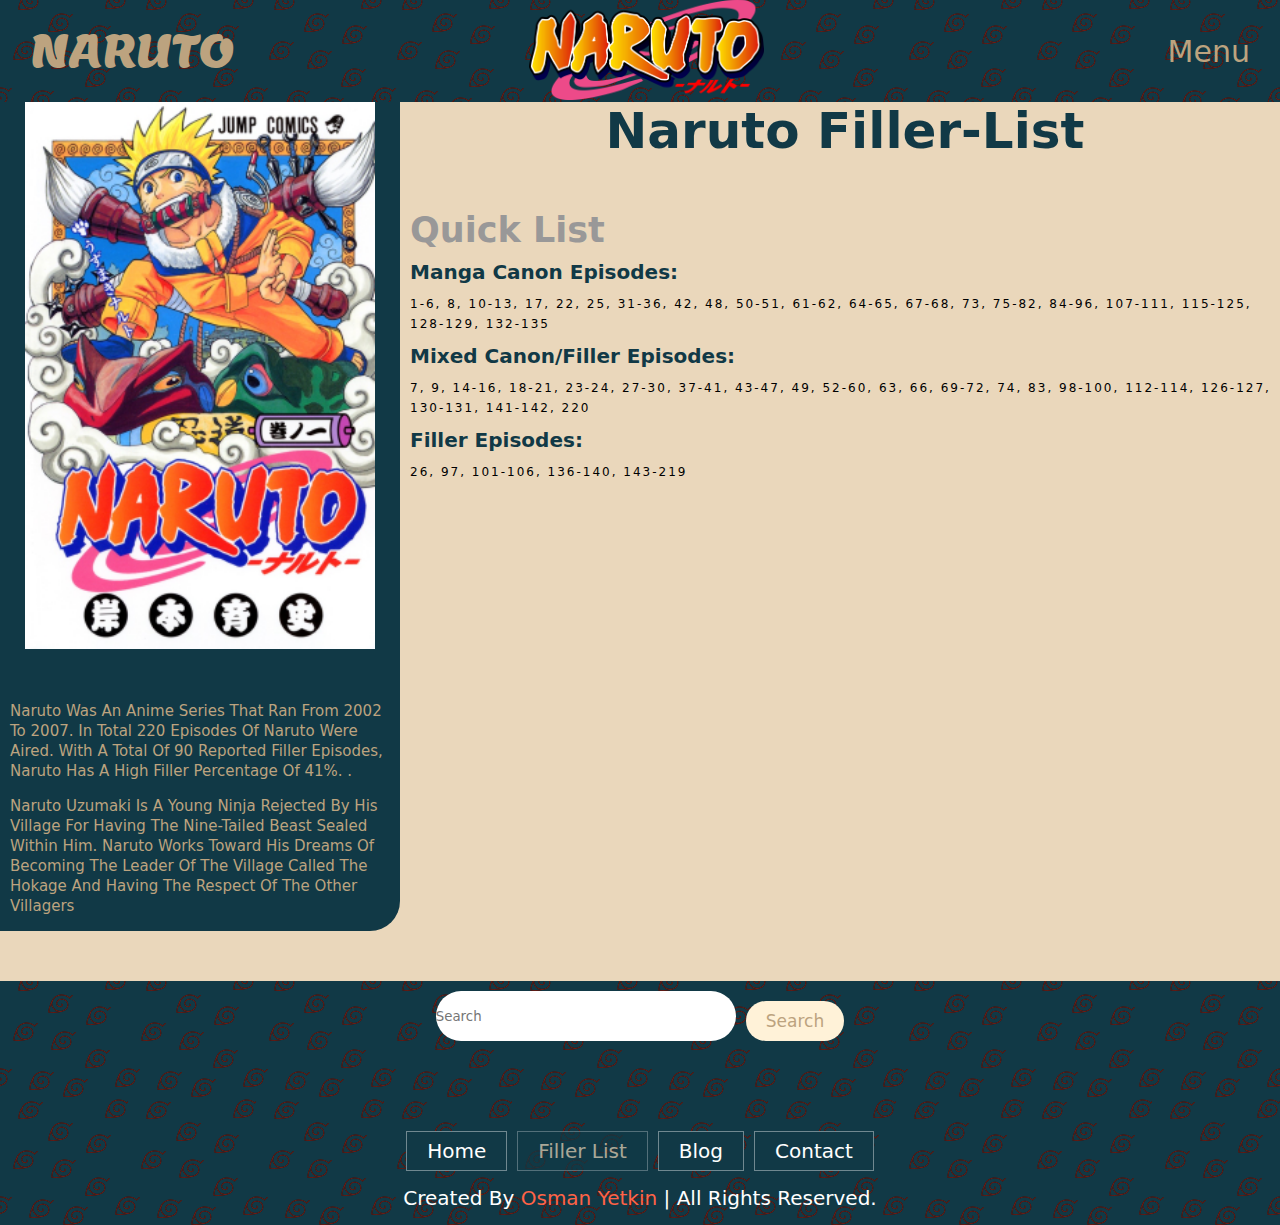
<file: narutofan-website/Pages/fl1.html>
<!DOCTYPE html>
<html lang="en">

<head>
    <meta charset="UTF-8">
    <meta name="viewport" content="width=device-width, initial-scale=1.0">
    <link rel="stylesheet" href="https://cdnjs.cloudflare.com/ajax/libs/font-awesome/6.1.1/css/all.min.css"
        integrity="sha512-KfkfwYDsLkIlwQp6LFnl8zNdLGxu9YAA1QvwINks4PhcElQSvqcyVLLD9aMhXd13uQjoXtEKNosOWaZqXgel0g=="
        crossorigin="anonymous" referrerpolicy="no-referrer" />
    <title>Naruto-FillerList</title>
    <link rel="stylesheet" href="../styles/style.css">
</head>

<body>
    <header class="header">
        <p class="sitename">Naruto</p>
        <a href="../index.html" class="logo">
            <img src="../images/logo.png" alt="logo">
        </a>
        <input type="checkbox" id="checkbox">
        <nav class="navbar">
            <a href="../index.html">Home</a>
            <a href="filler-list.html">Filler List</a>
            <a href="blog.html">Blog</a>
            <a href="contact.html">Contact</a>
        </nav>
        <label for="checkbox" class="menubtn">
            menu
        </label>

    </header>
    <section class="fl1">
        <div class="box-container">
            <div class="box-left">
                <div class="box-up">
                    <a href="#"><img src="../images/filler1.jpeg" alt="Naruto"></a>
                </div>
                <div class="box-down">
                    <p>Naruto was an anime series that ran from 2002 to 2007. In total 220 episodes of Naruto were
                        aired. With a total of 90 reported filler episodes, Naruto has a high filler percentage of 41%.
                        .</p>
                    <p>Naruto Uzumaki is a young ninja rejected by his village for having the Nine-Tailed beast sealed
                        within him. Naruto works toward his dreams of becoming the leader of the village called the
                        Hokage and having the respect of the other villagers</p>
                </div>
            </div>
            <div class="box-right">
                <div class="b-header">
                    <h2>Naruto Filler-List</h2>
                </div>
                <div class="quick-list">
                    <h3>Quick List</h3>
                    <div class="box">
                        <h6>Manga Canon Episodes:
                        </h6>
                        <p>1-6, 8, 10-13, 17, 22, 25, 31-36, 42, 48, 50-51, 61-62, 64-65, 67-68, 73, 75-82, 84-96, 107-111, 115-125, 128-129, 132-135</p>
                        <hr>
                        <h6>Mixed Canon/Filler Episodes:</h6>
                        <p>7, 9, 14-16, 18-21, 23-24, 27-30, 37-41, 43-47, 49, 52-60, 63, 66, 69-72, 74, 83, 98-100, 112-114, 126-127, 130-131, 141-142, 220</p>
                        <hr>
                        <h6>Filler Episodes:
                        </h6>
                        <p>26, 97, 101-106, 136-140, 143-219
                        </p>

                    </div>

                </div>



            </div>
        </div>

    </section>
    <section class="footer">
        <div class="search">
            <input type="text" class="search-input" placeholder="search">
            <button class="btn btn-primary">
                search
            </button>
        </div>
        <div class="share">
            <a href="#" class="fab fa-facebook"></a>
            <a href="#" class="fab fa-twitter"></a>
            <a href="#" class="fab fa-instagram"></a>
            <a href="#" class="fab fa-linkedin"></a>
            <a href="#" class="fab fa-pinterest"></a>
        </div>
        <div class="links">
            <a href="../index.html">Home</a>
            <a href="filler-list.html" class="active">Filler List</a>
            <a href="blog.html">Blog</a>
            <a href="contact.html">Contact</a>
        </div>
        <div class="credit">
            Created By <span>Osman Yetkin</span> | All Rights Reserved.
        </div>
    </section>
</body>

</html>
</file>
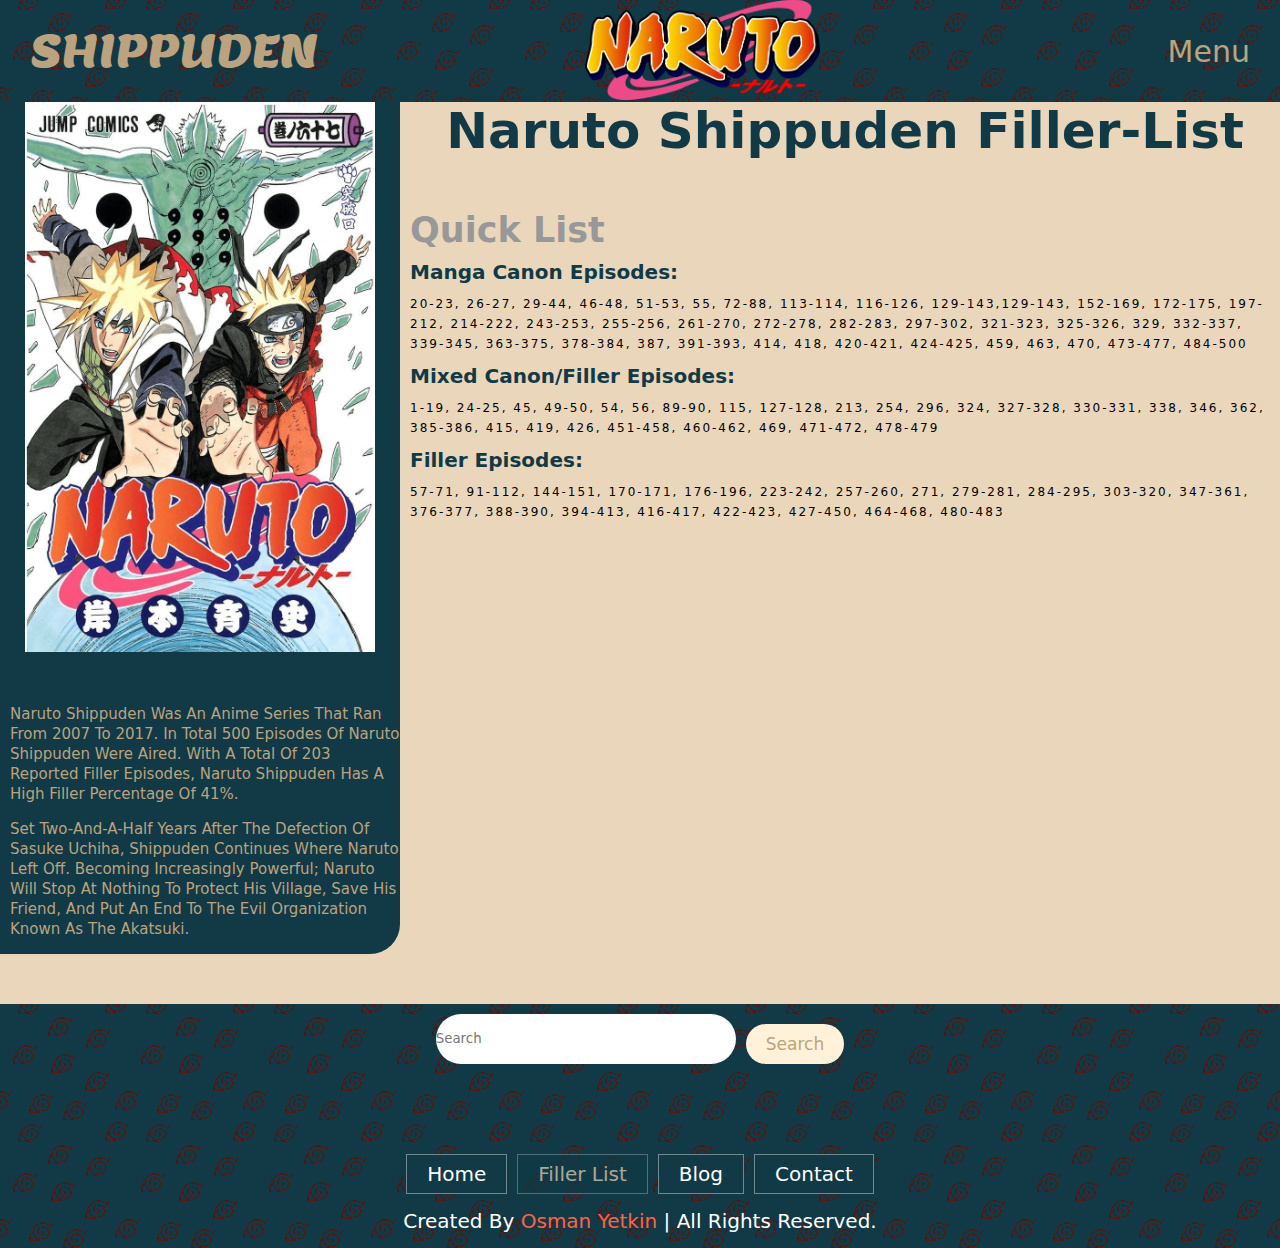
<file: narutofan-website/Pages/fl2.html>
<!DOCTYPE html>
<html lang="en">

<head>
    <meta charset="UTF-8">
    <meta name="viewport" content="width=device-width, initial-scale=1.0">
    <link rel="stylesheet" href="https://cdnjs.cloudflare.com/ajax/libs/font-awesome/6.1.1/css/all.min.css"
        integrity="sha512-KfkfwYDsLkIlwQp6LFnl8zNdLGxu9YAA1QvwINks4PhcElQSvqcyVLLD9aMhXd13uQjoXtEKNosOWaZqXgel0g=="
        crossorigin="anonymous" referrerpolicy="no-referrer" />
    <title>Shippuden-FillerList</title>
    <link rel="stylesheet" href="../styles/style.css">
</head>

<body>
    <header class="header">
        <p class="sitename">Shippuden</p>
        <a href="../index.html" class="logo">
            <img src="../images/logo.png" alt="logo">
        </a>
        <input type="checkbox" id="checkbox">
        <nav class="navbar">
            <a href="../index.html">Home</a>
            <a href="filler-list.html">Filler List</a>
            <a href="blog.html">Blog</a>
            <a href="contact.html">Contact</a>
        </nav>
        <label for="checkbox" class="menubtn">
            menu
        </label>

    </header>
    <section class="fl1">
        <div class="box-container">
            <div class="box-left">
                <div class="box-up">
                    <a href="#"><img src="../images/link2.jpeg" alt="Naruto:Shippuden"></a>
                </div>
                <div class="box-down">
                    <p>Naruto Shippuden was an anime series that ran from 2007 to 2017. In total 500 episodes of Naruto
                        Shippuden were aired. With a total of 203 reported filler episodes, Naruto Shippuden has a high
                        filler percentage of 41%.
                    </p>
                    <p>Set two-and-a-half years after the defection of Sasuke Uchiha, Shippuden continues where Naruto left off. Becoming increasingly powerful; Naruto will stop at nothing to protect his village, save his friend, and put an end to the evil organization known as the Akatsuki.</p>
                </div>
            </div>
            <div class="box-right">
                <div class="b-header">
                    <h2>Naruto Shippuden Filler-List</h2>
                </div>
                <div class="quick-list">
                    <h3>Quick List</h3>
                    <div class="box">
                        <h6>Manga Canon Episodes:
                        </h6>
                        <p>20-23, 26-27, 29-44, 46-48, 51-53, 55, 72-88, 113-114, 116-126, <span>129-143,</span>129-143, 152-169, 172-175, 197-212, 214-222, 243-253, 255-256, 261-270, 272-278, 282-283, 297-302, 321-323, 325-326, 329, 332-337, 339-345, 363-375, 378-384, 387, 391-393, 414, 418, 420-421, 424-425, 459, 463, 470, 473-477, 484-500</p>
                        <hr>
                        <h6>Mixed Canon/Filler Episodes:</h6>
                        <p>1-19, 24-25, 45, 49-50, 54, 56, 89-90, 115, 127-128, 213, 254, 296, 324, 327-328, 330-331, 338, 346, 362, 385-386, 415, 419, 426, 451-458, 460-462, 469, 471-472, 478-479</p>
                        <hr>
                        <h6>Filler Episodes:
                        </h6>
                        <p>57-71, 91-112, 144-151, 170-171, 176-196, 223-242, 257-260, 271, 279-281, 284-295, 303-320, 347-361, 376-377, 388-390, 394-413, 416-417, 422-423, 427-450, 464-468, 480-483
                        </p>

                    </div>

                </div>



            </div>
        </div>

    </section>
    <section class="footer">
        <div class="search">
            <input type="text" class="search-input" placeholder="search">
            <button class="btn btn-primary">
                search
            </button>
        </div>
        <div class="share">
            <a href="#" class="fab fa-facebook"></a>
            <a href="#" class="fab fa-twitter"></a>
            <a href="#" class="fab fa-instagram"></a>
            <a href="#" class="fab fa-linkedin"></a>
            <a href="#" class="fab fa-pinterest"></a>
        </div>
        <div class="links">
            <a href="../index.html">Home</a>
            <a href="filler-list.html" class="active">Filler List</a>
            <a href="blog.html">Blog</a>
            <a href="contact.html">Contact</a>
        </div>
        <div class="credit">
            Created By <span>Osman Yetkin</span> | All Rights Reserved.
        </div>
    </section>
</body>

</html>
</file>
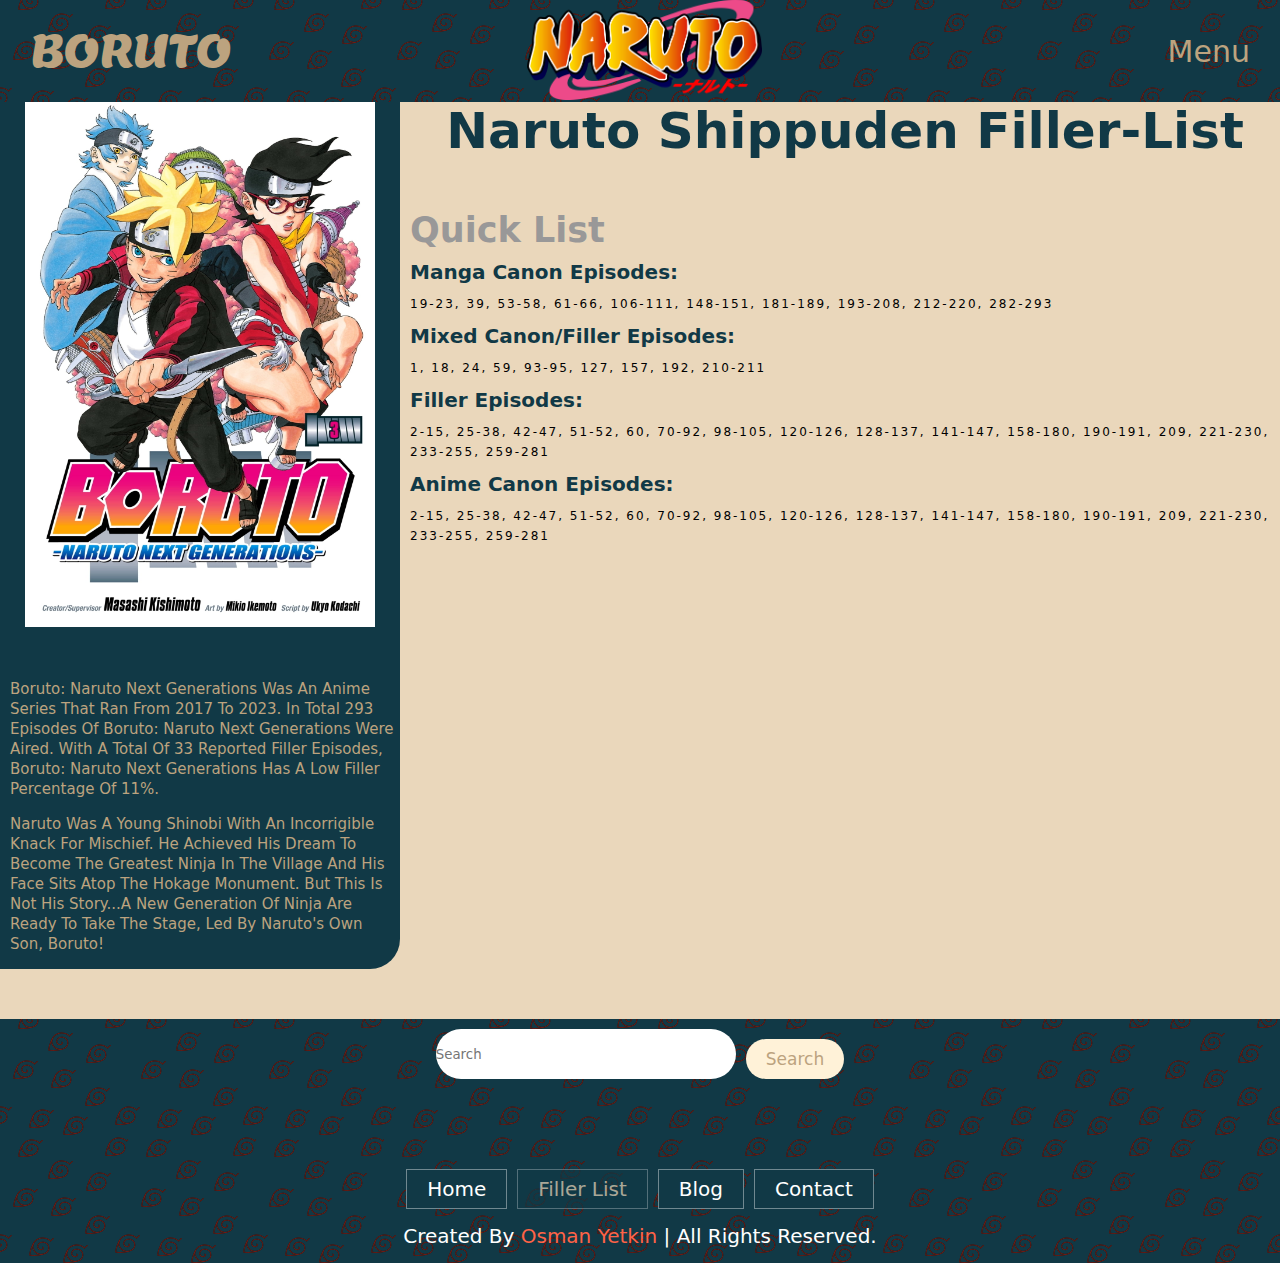
<file: narutofan-website/Pages/fl3.html>
<!DOCTYPE html>
<html lang="en">

<head>
    <meta charset="UTF-8">
    <meta name="viewport" content="width=device-width, initial-scale=1.0">
    <link rel="stylesheet" href="https://cdnjs.cloudflare.com/ajax/libs/font-awesome/6.1.1/css/all.min.css"
        integrity="sha512-KfkfwYDsLkIlwQp6LFnl8zNdLGxu9YAA1QvwINks4PhcElQSvqcyVLLD9aMhXd13uQjoXtEKNosOWaZqXgel0g=="
        crossorigin="anonymous" referrerpolicy="no-referrer" />
    <title>Boruto-FillerList</title>
    <link rel="stylesheet" href="../styles/style.css">
</head>

<body>
    <header class="header">
        <p class="sitename">Boruto</p>
        <a href="../index.html" class="logo">
            <img src="../images/logo.png" alt="logo">
        </a>
        <input type="checkbox" id="checkbox">
        <nav class="navbar">
            <a href="../index.html">Home</a>
            <a href="filler-list.html">Filler List</a>
            <a href="blog.html">Blog</a>
            <a href="contact.html">Contact</a>
        </nav>
        <label for="checkbox" class="menubtn">
            menu
        </label>

    </header>
    <section class="fl1">
        <div class="box-container">
            <div class="box-left">
                <div class="box-up">
                    <a href="#"><img src="../images/filler3.jpeg" alt="Boruto"></a>
                </div>
                <div class="box-down">
                    <p>Boruto: Naruto Next Generations was an anime series that ran from 2017 to 2023. In total 293 episodes of Boruto: Naruto Next Generations were aired. With a total of 33 reported filler episodes, Boruto: Naruto Next Generations has a low filler percentage of 11%.
                    </p>
                    <p>Naruto was a young shinobi with an incorrigible knack for mischief. He achieved his dream to become the greatest ninja in the village and his face sits atop the Hokage monument. But this is not his story...A new generation of ninja are ready to take the stage, led by Naruto's own son, Boruto!</p>
                </div>
            </div>
            <div class="box-right">
                <div class="b-header">
                    <h2>Naruto Shippuden Filler-List</h2>
                </div>
                <div class="quick-list">
                    <h3>Quick List</h3>
                    <div class="box">
                        <h6>Manga Canon Episodes:
                        </h6>
                        <p>19-23, 39, 53-58, 61-66, 106-111, 148-151, 181-189, 193-208, 212-220, 282-293</p>
                        <hr>
                        <h6>Mixed Canon/Filler Episodes:</h6>
                        <p>1, 18, 24, 59, 93-95, 127, 157, 192, 210-211</p>
                        <hr>
                        <h6>Filler Episodes:
                        </h6>
                        <p>2-15, 25-38, 42-47, 51-52, 60, 70-92, 98-105, 120-126, 128-137, 141-147, 158-180, 190-191, 209, 221-230, 233-255, 259-281
                        </p>
                        <h6>Anime Canon Episodes:
                        </h6>
                        <p>
                            2-15, 25-38, 42-47, 51-52, 60, 70-92, 98-105, 120-126, 128-137, 141-147, 158-180, 190-191, 209, 221-230, 233-255, 259-281
                        </p>

                    </div>

                </div>



            </div>
        </div>

    </section>
    <section class="footer">
        <div class="search">
            <input type="text" class="search-input" placeholder="search">
            <button class="btn btn-primary">
                search
            </button>
        </div>
        <div class="share">
            <a href="#" class="fab fa-facebook"></a>
            <a href="#" class="fab fa-twitter"></a>
            <a href="#" class="fab fa-instagram"></a>
            <a href="#" class="fab fa-linkedin"></a>
            <a href="#" class="fab fa-pinterest"></a>
        </div>
        <div class="links">
            <a href="../index.html">Home</a>
            <a href="filler-list.html" class="active">Filler List</a>
            <a href="blog.html">Blog</a>
            <a href="contact.html">Contact</a>
        </div>
        <div class="credit">
            Created By <span>Osman Yetkin</span> | All Rights Reserved.
        </div>
    </section>
</body>

</html>
</file>
<file: narutofan-website/styles/style.css>
@import url(../styles/rules.css);
@import url("https://fonts.googleapis.com/css2?family=Lemon&display=swap");
:root {
  --border: 0.1rem solid rgba(255, 255, 255, 0.4);
}

.header {
  background: url(../images/leftbck.webp);
  background-repeat: repeat;
  background-color: #113946;
  display: flex;
  align-items: center;
  justify-content: space-between;
  position: sticky;
  top: 0;
}
.header .sitename {
  color: #bca37f;
  font-size: 4.5rem;
  font-family: "Lemon", serif;
  text-transform: uppercase;
  padding-left: 3rem;
}
.header .logo {
  padding-left: 10rem;
}
.header .logo img {
  height: 10rem;
  background: transparent;
}
.header .menubtn {
  color: #bca37f;
  font-size: 3rem;
  padding-right: 3rem;
}
.header #checkbox {
  visibility: hidden;
}
.header #checkbox:checked + .navbar {
  right: 0px;
}
.header .navbar {
  position: fixed;
  top: 10rem;
  right: -20rem;
  width: 20rem;
  background: url(../images/leftbck.webp);
  background-repeat: repeat;
  background-color: #113946;
  height: 30rem;
  transition: 300ms right;
  perspective: 300;
  border-bottom-left-radius: 3rem;
}
.header .navbar a {
  display: block;
  text-decoration: none;
  color: #bca37f;
  padding: 1rem;
  text-align: center;
  font-size: 2rem;
}
.header .navbar a:hover {
  color: #fff2d8;
  font-size: 2.7rem;
}

.home {
  min-height: 100vh;
  background: url(../images/homebck.webp) no-repeat;
  background-size: cover;
  background-position: center;
  display: flex;
  align-items: center;
  transition: 0.5s ease-in-out;
  -webkit-transition: 0.5s ease-in-out;
  -moz-transition: 0.5s ease-in-out;
  -ms-transition: 0.5s ease-in-out;
  -o-transition: 0.5s ease-in-out;
}
.home .content {
  max-width: 60rem;
  padding-left: 10rem;
}
.home .content h3 {
  font-size: 6rem;
  color: #113946;
}
.home .content p {
  font-size: 2rem;
  font-weight: 300;
  line-height: 1.8;
  padding: 1rem 0;
  color: #113946;
}
.home:hover {
  background: url(../images/homebck1.jpeg);
  background-size: cover;
  background-position: center;
  width: 1672px;
}
.home:hover h3 {
  font-size: 8rem;
  color: rgb(111, 3, 3);
}
.home:hover p {
  font-size: 2rem;
  font-weight: 300;
  line-height: 1.8;
  padding: 1rem 0;
  color: rgb(109, 22, 22);
}
.home:hover a {
  margin-top: 1rem;
  display: inline-block;
  padding: 2rem 3.75rem;
  border-radius: 30rem;
  font-size: 1.7rem;
  color: #bca37f;
  background-color: rgb(111, 3, 3);
  cursor: pointer;
}
.home:hover a:hover {
  opacity: 0.9;
  color: #ead7bb;
  transform: scale(1.1);
}

.filler-list {
  padding-top: 5rem;
}
.filler-list .box-container {
  display: grid;
  grid-template-columns: repeat(auto-fit, minmax(25rem, 1fr));
  gap: 1.5rem;
}
.filler-list .box-container .box {
  padding: 3rem;
  background-color: #113946;
  border-radius: 3rem;
  background-color: #113946;
  min-height: 60rem;
  display: flex;
  flex-direction: column;
  align-items: flex-start;
  justify-content: space-between;
}
.filler-list .box-container .box .box-head img {
  width: 100%;
  -o-object-fit: cover;
     object-fit: cover;
  gap: 1.5rem;
}
.filler-list .box-container .box .box-head h3 {
  font-size: 3rem;
  padding: 1rem 0;
  color: #bca37f;
}
.filler-list .box-container .box .box-head p {
  font-size: 1.4rem;
  padding: 1rem 0;
  color: #fff2d8;
}
.filler-list .box-container .box:hover {
  background: url(../images/homebck.webp);
}
.filler-list .box-container .box:hover h3 {
  font-size: 3.3rem;
  padding: 1rem 0;
  color: #113946;
}
.filler-list .box-container .box:hover p {
  font-size: 1.7rem;
  padding: 1rem 0;
  color: #113946;
}

.blog {
  padding-top: 5rem;
  transition: 0.4s ease;
}
.blog .box-container {
  display: flex;
  flex-direction: column;
  align-items: flex-start;
  justify-content: space-between;
}
.blog .box-container .box {
  display: flex;
  gap: 1.5rem;
  background-color: #113946;
  padding: 3rem 1rem;
  margin-bottom: 2rem;
}
.blog .box-container .box .box-left {
  padding: 0.5rem 0 0.5rem 1rem;
}
.blog .box-container .box .box-left img {
  width: 15rem;
  height: 15rem;
  -o-object-fit: cover;
     object-fit: cover;
  gap: 1.5rem;
}
.blog .box-container .box .box-right {
  transition: 0.5s ease-in-out;
}
.blog .box-container .box .box-right a h3 {
  color: #bca37f;
  font-size: 3rem;
  text-align: justify;
}
.blog .box-container .box .box-right a p {
  color: #fff2d8;
  font-size: 1.8rem;
  line-height: 1.8rem;
  padding-bottom: 1rem;
}
.blog .box-container .box .box-right a span {
  color: #ead7bb;
  font-size: 1rem;
  display: inline-block;
}
.blog .box-container .box:hover {
  background-color: tomato;
  border: 0.5rem solid transparent;
  border-radius: 3rem;
}
.blog .box-container .box:hover .box-right a h3 {
  color: rgb(108, 6, 6);
  font-size: 3rem;
  text-align: justify;
}
.blog .box-container .box:hover .box-right a p {
  color: #fff2d8 123, 81, 3;
  font-size: 1.8rem;
  line-height: 1.8rem;
  padding-bottom: 1rem;
}
.blog .box-container .box:hover .box-right a span {
  color: #ccc;
  font-size: 1rem;
  display: inline-block;
}

.contact {
  padding-top: 5rem;
}
.contact .row {
  display: flex;
  background-color: #113946;
  flex-wrap: wrap;
}
.contact .row .map {
  flex: 1 1 40rem;
  width: 100%;
  -o-object-fit: cover;
     object-fit: cover;
}
.contact .row form {
  flex: 1 1 45rem;
  padding: 5rem 2rem;
  text-align: center;
}
.contact .row form h3 {
  text-transform: uppercase;
  font-size: 3.5rem;
  color: #bca37f;
}
.contact .row form .input-box {
  display: flex;
  align-items: center;
  margin: 2rem 0;
  border: var(--border);
}
.contact .row form .input-box i {
  color: #fff2d8;
  padding-left: 2rem;
  font-size: 2rem;
}
.contact .row form .input-box input {
  width: 100%;
  padding: 2rem;
  font-size: 1.7rem;
  color: #ead7bb;
  text-transform: none;
  background-color: transparent;
}

.footer {
  margin-top: 5rem;
  background: url(../images/leftbck.webp);
  background-repeat: repeat;
  background-color: #113946;
  text-align: center;
}
.footer .search {
  padding-top: 1rem;
  display: flex;
  justify-content: center;
}
.footer .search .search-input {
  width: 30rem;
  border-radius: 3rem;
}
.footer .search .btn {
  background-color: #fff2d8;
  padding: 1rem 2rem;
  margin-left: 1rem;
}
.footer .share {
  padding: 2rem 0;
}
.footer .share a {
  width: 5rem;
  height: 5rem;
  line-height: 5rem;
  color: #bca37f;
  font-size: 4rem;
  margin: 0.3rem;
}
.footer .share a:hover {
  background-color: #fff2d8;
  border: var(--border);
  border-radius: 50%;
  color: #113946;
}
.footer .links {
  display: flex;
  justify-content: center;
  flex-wrap: wrap;
  gap: 1rem;
}
.footer .links a {
  background-color: #113946;
  padding: 0.7rem 2rem;
  color: #fff;
  font-size: 2rem;
  border: var(--border);
}
.footer .links a:hover {
  background-color: #bca37f;
  font-size: large;
  opacity: 0.7;
  color: #113946;
}
.footer .links a.active {
  background-color: #113946;
  opacity: 0.7;
  color: #ead7bb;
}
.footer .credit {
  font-size: 2rem;
  color: #fff;
  font-weight: 300;
  padding: 1.5rem 0;
}
.footer .credit span {
  color: tomato;
}

/*Fl's Section Start*/
.fl1 .box-container {
  display: flex;
}
.fl1 .box-container .box-left {
  width: 40rem;
  height: 100%;
  display: flex;
  flex-direction: column;
  background-color: #113946;
  border-bottom-right-radius: 3rem;
}
.fl1 .box-container .box-left .box-up a {
  margin: 0rem 2.5rem;
}
.fl1 .box-container .box-left .box-up a img {
  width: 35rem;
}
.fl1 .box-container .box-left .box-down {
  margin-top: 5rem;
}
.fl1 .box-container .box-left .box-down p {
  font-size: 1.5rem;
  color: #bca37f;
  padding-left: 1rem;
  padding-bottom: 1.5rem;
}
.fl1 .box-container .box-right {
  padding-left: 1rem;
}
.fl1 .box-container .box-right .b-header {
  padding-bottom: 5rem;
}
.fl1 .box-container .box-right .b-header h2 {
  font-size: 5rem;
  color: #113946;
  text-align: center;
}
.fl1 .box-container .box-right .quick-list h3 {
  font-size: 3.5rem;
  color: #999898;
}
.fl1 .box-container .box-right .quick-list .box h6 {
  font-size: 2rem;
  padding: 1rem 1rem 1rem 0;
  color: #113946;
}
.fl1 .box-container .box-right .quick-list .box p {
  font-size: 1.2rem;
  letter-spacing: 0.2rem;
  color: black;
}

/*Fl's Section End*/
/*Bl's Section Start*/
.Bls .box-container {
  display: flex;
  -moz-column-gap: 1.5rem;
       column-gap: 1.5rem;
}
.Bls .box-container .box-left {
  background: url(../images/leftbck.webp);
  background-repeat: repeat;
}
.Bls .box-container .box-left a img {
  max-width: 50rem;
}
.Bls .box-container .box-right {
  margin-right: 1.3rem;
}
.Bls .box-container .box-right h1 {
  color: rgb(108, 6, 6);
  font-size: 3rem;
  text-align: justify;
  margin: 3rem;
}
.Bls .box-container .box-right .v1 {
  font-size: 1.6rem;
  color: #113946;
  font-weight: 700;
  margin-bottom: 1rem;
}
.Bls .box-container .box-right h5 {
  color: rgb(108, 6, 6);
  font-size: 1.6rem;
}
.Bls .box-container .box-right .v2 {
  font-size: 1.6rem;
  color: #113946;
  font-weight: 700;
  margin-top: 1rem;
  margin-bottom: 1rem;
}
.Bls .box-container .box-right:hover {
  background-size: cover;
}
.Bls .box-container .box-right:hover h1 {
  color: rgb(108, 6, 6);
  font-size: 5rem;
  text-align: justify;
  margin: 3rem;
}
.Bls .box-container .box-right:hover .v1 {
  color: #113946;
  font-weight: 700;
  margin-bottom: 2rem;
}
.Bls .box-container .box-right:hover h5 {
  color: rgb(108, 6, 6);
  font-size: 3rem;
}
.Bls .box-container .box-right:hover .v2 {
  color: #113946;
  font-weight: 700;
  margin-top: 2rem;
  margin-bottom: 1rem;
}
.Bls .box-container .box-right:hover .v2 span {
  color: rgb(108, 6, 6);
}
.Bls .box-container .box-right .reaction-buttons {
  margin-top: 2rem;
  justify-content: flex-end;
  display: flex;
  -moz-column-gap: 1rem;
       column-gap: 1rem;
}
.Bls .box-container .box-right .reaction-buttons a i {
  font-size: 1.3rem;
}
.Bls .box-container .box-right .reaction-buttons a:hover {
  color: #570505;
  font-size: 1.45rem;
}
.Bls .box-container .box-right span {
  color: rgb(108, 6, 6);
  font-size: 1.2rem;
}
.Bls .box-container .box-right .contents .ranked-list {
  display: flex;
  -moz-column-gap: 1rem;
       column-gap: 1rem;
  justify-content: space-between;
}
.Bls .box-container .box-right .contents .ranked-list .ranked {
  max-width: 50%;
  font-size: 1.4rem;
  padding-bottom: 2rem;
}
.Bls .box-container .box-right .contents .ranked-list a {
  max-width: 50%;
}
.Bls .box-container .box-right .contents .ranked-list a img {
  max-width: 40rem;
}

/*Bl's Section End*//*# sourceMappingURL=style.css.map */
</file>
